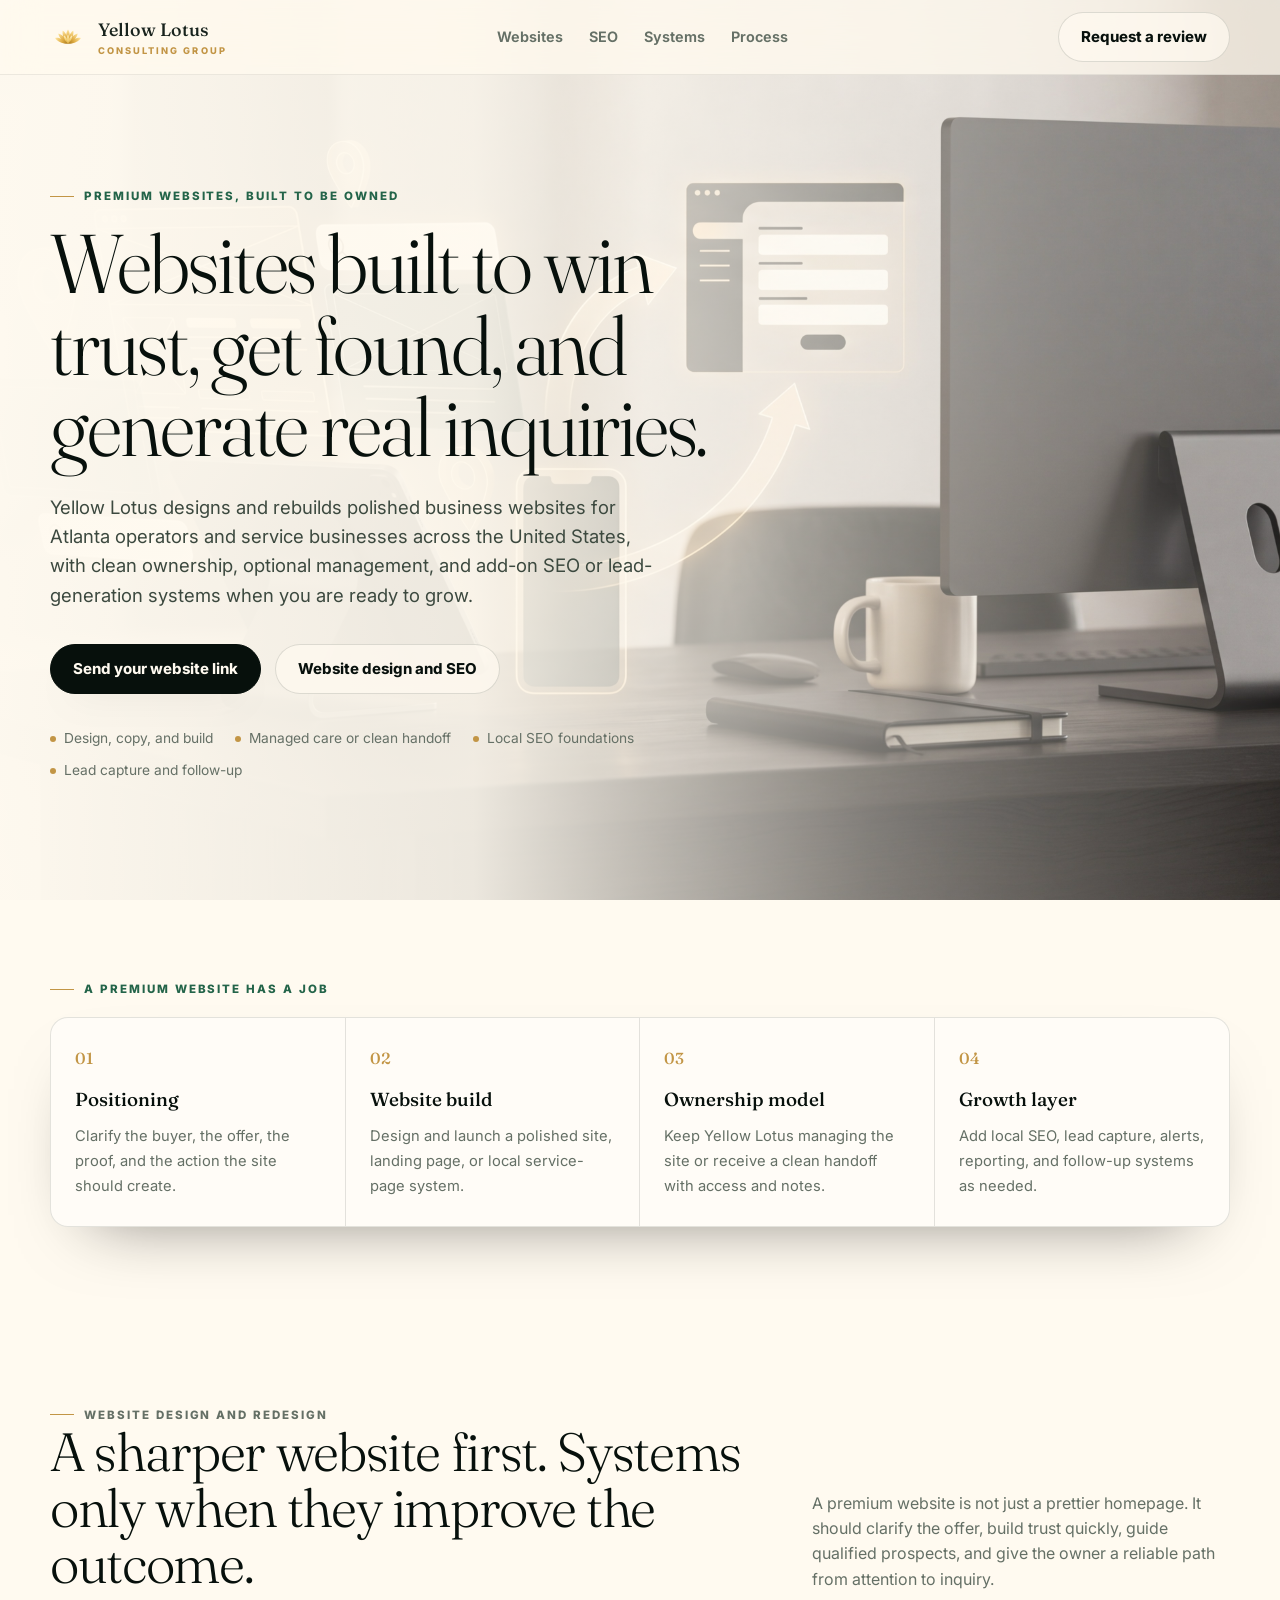
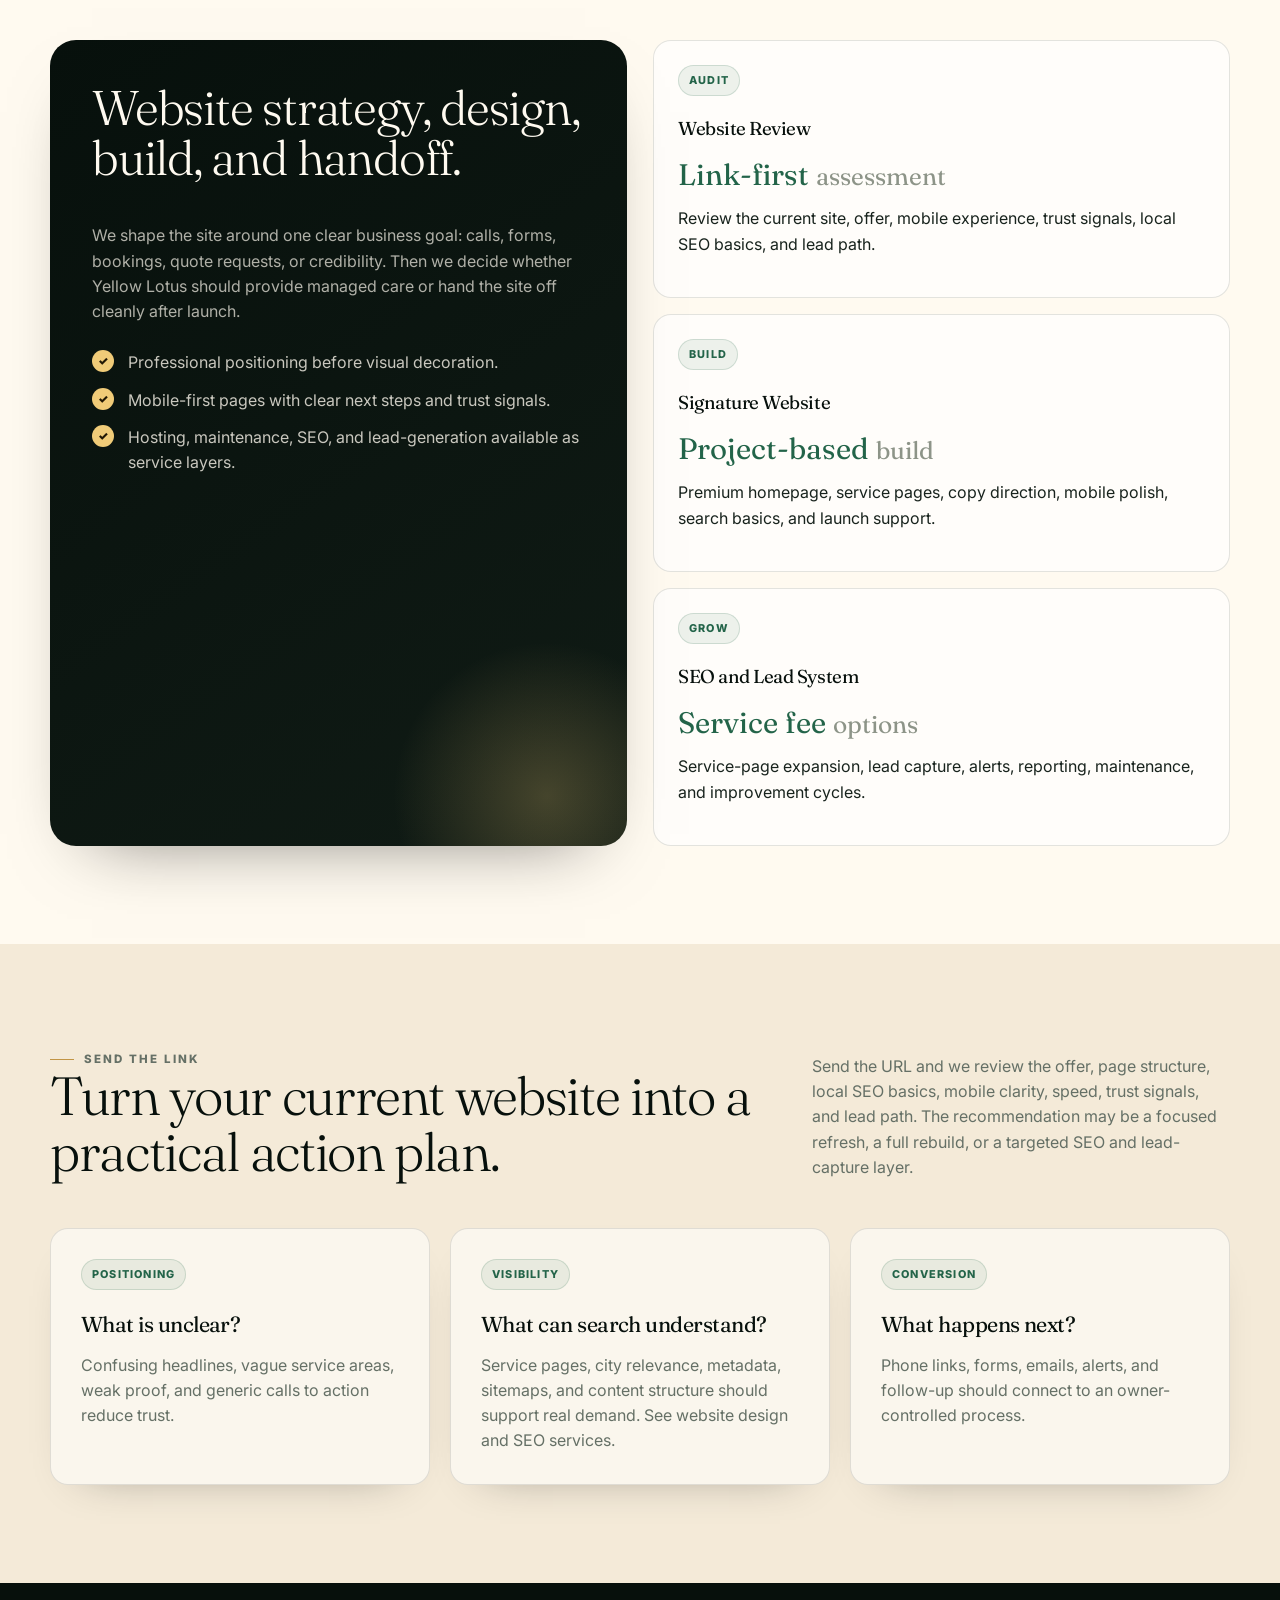
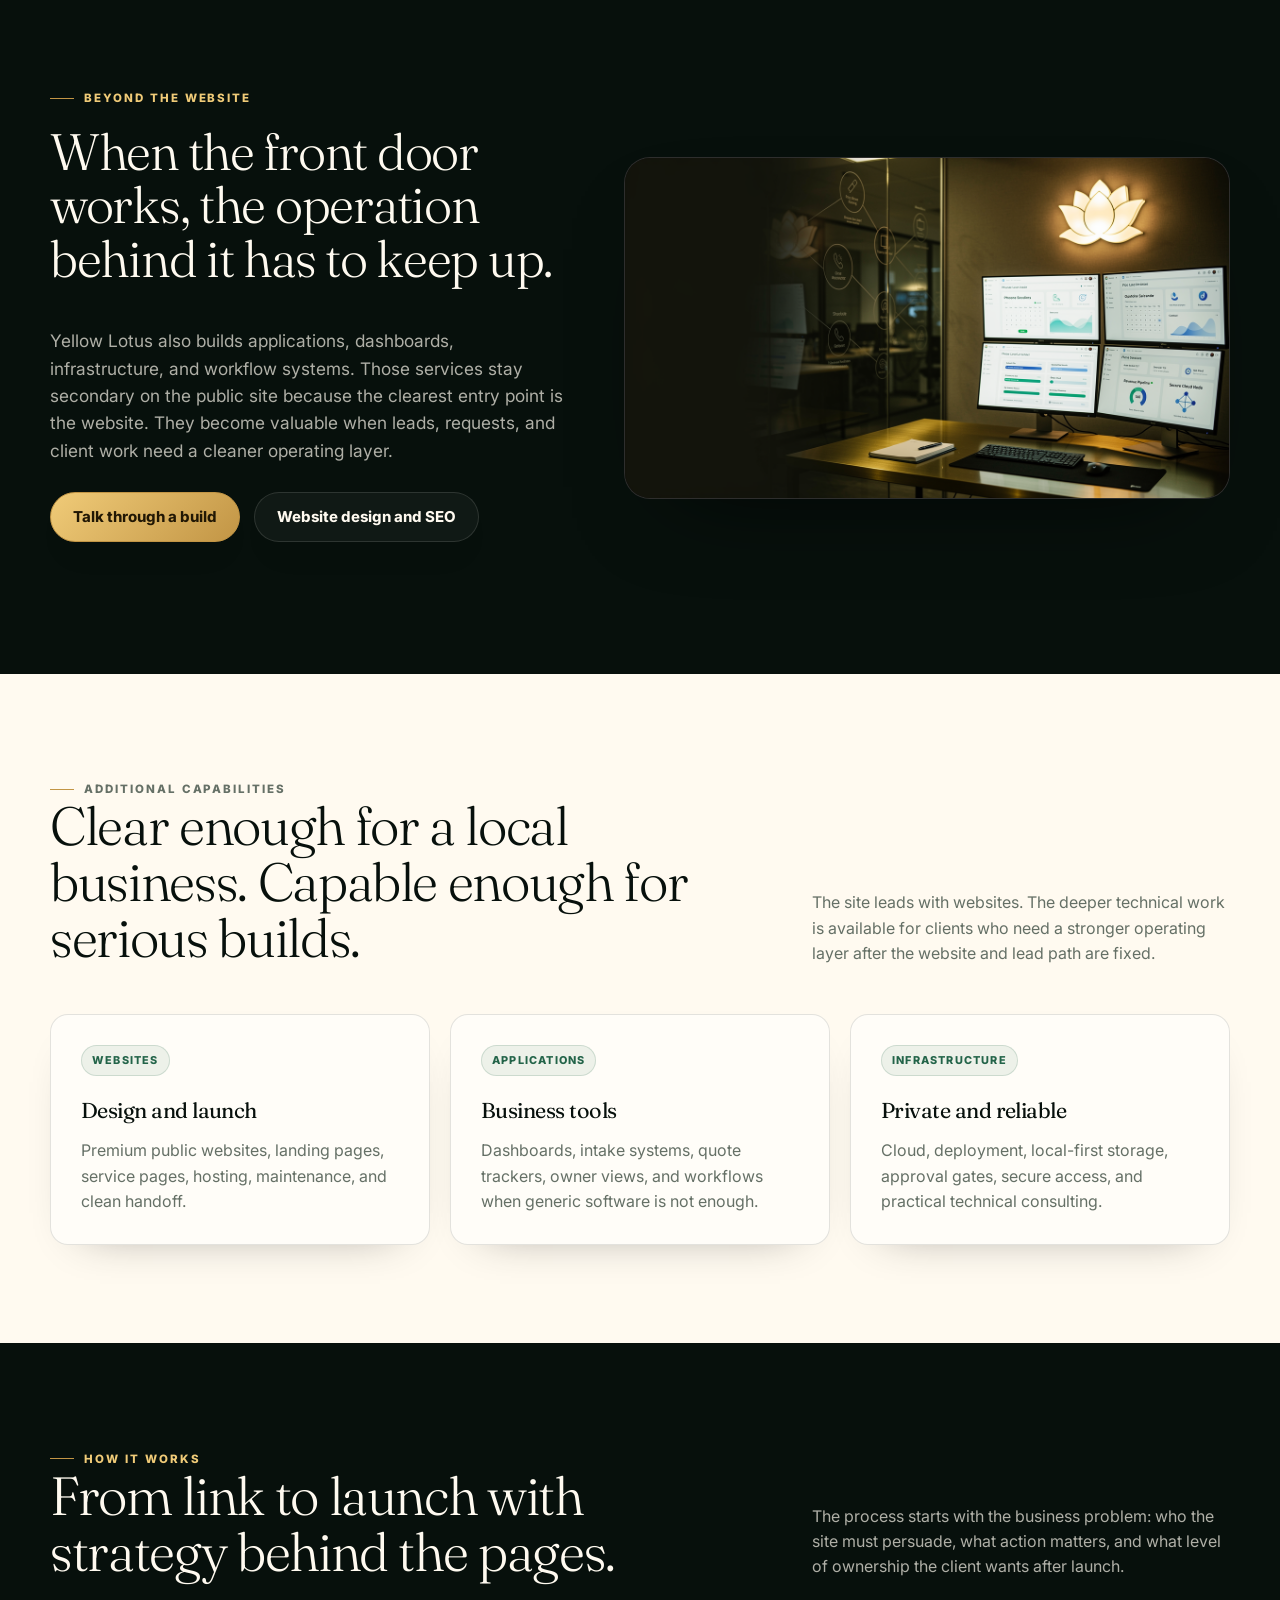
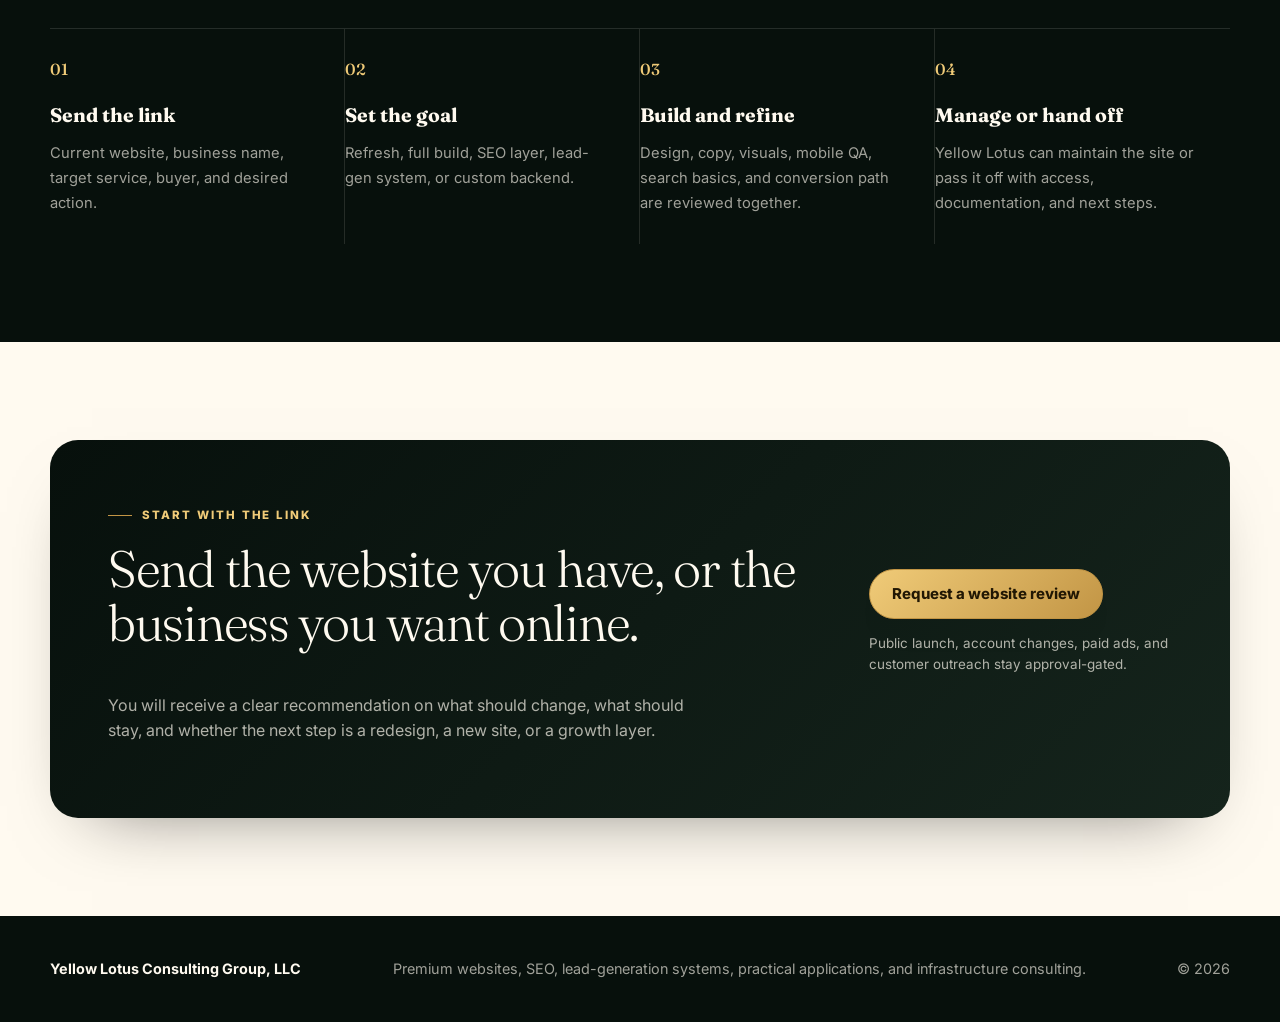
<file: index.html>
<!doctype html>
<html lang="en">
<head>
  <meta charset="utf-8" />
  <meta name="viewport" content="width=device-width, initial-scale=1" />
  <title>Yellow Lotus Consulting Group | Premium Websites, SEO, and Lead Systems</title>
  <meta name="description" content="Yellow Lotus designs premium small-business websites, local SEO foundations, lead-generation pages, and owner-controlled systems built around trust, visibility, and qualified inquiries." />
  <meta property="og:title" content="Yellow Lotus Consulting Group | Premium Websites, SEO, and Lead Systems" />
  <meta property="og:description" content="Premium websites built around strategy, ownership, search visibility, and cleaner lead capture. Managed by Yellow Lotus or handed off cleanly." />
  <meta property="og:type" content="website" />
  <meta property="og:url" content="https://yellowlotuscg.com/" />
  <meta property="og:image" content="assets/generated/yellow-lotus-websites-hero.jpg" />
  <meta name="twitter:card" content="summary_large_image" />
  <meta name="twitter:title" content="Yellow Lotus Consulting Group | Premium Websites, SEO, and Lead Systems" />
  <meta name="twitter:description" content="Premium websites, local SEO foundations, lead capture, managed care, and clean handoff options for small businesses." />
  <meta name="twitter:image" content="https://yellowlotuscg.com/assets/generated/yellow-lotus-websites-hero.jpg" />
  <link rel="canonical" href="https://yellowlotuscg.com/" />
  <link rel="icon" type="image/svg+xml" href="assets/favicon.svg" />
  <link rel="preload" as="image" href="assets/generated/yellow-lotus-websites-hero.jpg" />
  <link rel="preconnect" href="https://fonts.googleapis.com" />
  <link rel="preconnect" href="https://fonts.gstatic.com" crossorigin />
  <link href="https://fonts.googleapis.com/css2?family=Fraunces:opsz,wght@9..144,300;9..144,400;9..144,500;9..144,600&family=Inter:wght@400;500;600;700;800&display=swap" rel="stylesheet" />
  <script type="application/ld+json">
  {
    "@context": "https://schema.org",
    "@type": "ProfessionalService",
    "name": "Yellow Lotus Consulting Group",
    "url": "https://yellowlotuscg.com/",
    "email": "yellowlotuscg@gmail.com",
    "areaServed": "United States",
    "description": "Yellow Lotus designs premium websites, local SEO systems, lead-generation pages, and practical business systems for small businesses and operators in Atlanta, Georgia and across the United States.",
    "serviceType": ["Website design", "Website redesign", "Local SEO", "Lead generation systems", "Business application design", "Infrastructure consulting", "Product and workflow development"],
    "sameAs": ["https://github.com/yellowlotuscg"],
    "hasOfferCatalog": {
      "@type": "OfferCatalog",
      "name": "Yellow Lotus website and growth services",
      "itemListElement": [
        {"@type":"Offer","name":"Website Build or Redesign"},
        {"@type":"Offer","name":"Website Care and Control Plan"},
        {"@type":"Offer","name":"Local SEO and Lead Generation Layer"},
        {"@type":"Offer","name":"Custom Application or Owner Dashboard"}
      ]
    }
  }
  </script>
  <script type="application/ld+json">{"@context":"https://schema.org","@type":"WebSite","name":"Yellow Lotus Consulting Group","url":"https://yellowlotuscg.com/"}</script>
  <script type="application/ld+json">{"@context":"https://schema.org","@type":"FAQPage","mainEntity":[{"@type":"Question","name":"What does Yellow Lotus build first?","acceptedAnswer":{"@type":"Answer","text":"Yellow Lotus starts with premium websites and redesigns for small businesses. The site can stay under managed care or be handed off cleanly with access, documentation, and next steps."}},{"@type":"Question","name":"Can Yellow Lotus help with SEO and leads?","acceptedAnswer":{"@type":"Answer","text":"Yes. After the website foundation is clear, Yellow Lotus can add local SEO structure, service pages, lead forms, reporting, and lead-generation experiments."}},{"@type":"Question","name":"Can I send my current website link?","acceptedAnswer":{"@type":"Answer","text":"Yes. Send the current URL and Yellow Lotus can review the site, identify what should change, and propose a focused redesign or SEO plan."}}]}</script>
  <style>
    :root{
      --ink:#07100c; --ink2:#101b15; --paper:#fffaf0; --cream:#f4ead8; --cream2:#eadcc2;
      --text:#18231d; --muted:#657066; --soft:#8d9488; --line:rgba(24,35,29,.12);
      --gold:#c29545; --gold2:#f0cb78; --jade:#236449; --jade2:#3e9570; --violet:#5e6ad2;
      --darkLine:rgba(255,250,240,.12); --shadow:0 30px 70px -42px rgba(0,0,0,.55);
      --sans:"Inter",system-ui,-apple-system,BlinkMacSystemFont,"Segoe UI",sans-serif;
      --serif:"Fraunces",Georgia,serif;
    }
    *{box-sizing:border-box} html{scroll-behavior:smooth} body{margin:0;background:var(--paper);color:var(--text);font-family:var(--sans);line-height:1.58;-webkit-font-smoothing:antialiased} a{color:inherit;text-decoration:none} img{display:block;max-width:100%} p,h1,h2,h3{margin-top:0}.wrap{width:min(1180px,calc(100% - 44px));margin:auto}.eyebrow{display:inline-flex;align-items:center;gap:10px;margin:0 0 18px;color:var(--jade);font-size:.72rem;font-weight:800;letter-spacing:.17em;text-transform:uppercase}.eyebrow:before{content:"";width:24px;height:1px;background:var(--gold)}h1,h2,h3{font-family:var(--serif);font-weight:400;letter-spacing:-.025em;color:var(--ink)}.lead{font-size:1.08rem;color:var(--muted);max-width:66ch}.button{min-height:50px;display:inline-flex;align-items:center;justify-content:center;gap:9px;padding:0 22px;border-radius:999px;border:1px solid var(--ink);background:var(--ink);color:var(--paper);font-weight:750;font-size:.94rem;box-shadow:0 18px 34px -24px rgba(0,0,0,.55);transition:.2s ease}.button:hover{transform:translateY(-2px);background:#17251d}.button.ghost{background:rgba(255,250,240,.72);color:var(--ink);border-color:rgba(24,35,29,.14);box-shadow:none}.button.gold{background:linear-gradient(135deg,var(--gold2),var(--gold));color:#211704;border-color:var(--gold)}.button.darkGhost{background:rgba(255,255,255,.04);color:var(--paper);border-color:var(--darkLine)}
    .topbar{position:fixed;z-index:40;inset:0 0 auto;background:rgba(255,250,240,.76);backdrop-filter:blur(18px) saturate(150%);border-bottom:1px solid rgba(24,35,29,.08)}.nav{min-height:74px;display:flex;align-items:center;justify-content:space-between;gap:22px}.brand{display:flex;align-items:center;gap:12px}.brand img{width:36px;height:36px}.brand strong{font-family:var(--serif);font-size:1.12rem;font-weight:500}.brand span span{display:block;color:var(--gold);font-size:.58rem;letter-spacing:.22em;text-transform:uppercase;font-weight:800}.navlinks{display:flex;gap:26px;font-size:.9rem;font-weight:650;color:var(--muted)}.navlinks a:hover{color:var(--ink)}
    .hero{position:relative;min-height:100svh;display:flex;align-items:center;padding:144px 0 84px;overflow:hidden;background:var(--cream);isolation:isolate}.heroArt{position:absolute;inset:0;z-index:-2;background-image:url("assets/generated/yellow-lotus-websites-hero.jpg"),url("assets/hero-higgsfield-21x9.jpg");background-size:cover;background-position:center right;transform:scale(1.015)}.hero:before{content:"";position:absolute;inset:0;z-index:-1;background:linear-gradient(90deg,rgba(255,250,240,.99) 0%,rgba(255,250,240,.92) 37%,rgba(255,250,240,.48) 68%,rgba(255,250,240,.12) 100%)}.heroBox{max-width:760px}.hero h1{margin:0 0 25px;font-size:clamp(3.1rem,6.5vw,6.15rem);line-height:.98;font-weight:300}.hero h1 em{font-style:italic;color:var(--jade);font-weight:400}.hero p.heroSub{font-size:clamp(1.08rem,1.45vw,1.25rem);color:#3c493f;max-width:620px;margin-bottom:34px}.actions{display:flex;flex-wrap:wrap;gap:14px;align-items:center;margin:0 0 34px}.proofLine{display:flex;flex-wrap:wrap;gap:10px 22px;color:var(--muted);font-size:.86rem}.proofLine i{display:inline-block;width:6px;height:6px;border-radius:50%;background:var(--gold);margin-right:8px;vertical-align:middle}
    .section{padding:98px 0}.section.tight{padding:72px 0}.dark{background:var(--ink);color:var(--cream)}.dark h2,.dark h3{color:var(--paper)}.sand{background:var(--cream)}.head{display:grid;grid-template-columns:minmax(0,1.05fr) minmax(280px,.62fr);gap:54px;align-items:end;margin-bottom:48px}.head h2{font-size:clamp(2.1rem,4.2vw,3.65rem);line-height:1.04;font-weight:300;margin:0}.head p{margin:0;color:var(--muted)}.dark .head p,.dark .lead{color:rgba(255,250,240,.68)}
    .lanes{display:grid;grid-template-columns:repeat(4,1fr);border:1px solid var(--line);border-radius:18px;overflow:hidden;background:rgba(255,255,255,.48);box-shadow:var(--shadow)}.lane{padding:28px 24px;border-right:1px solid var(--line)}.lane:last-child{border-right:0}.lane b{display:block;color:var(--gold);font-family:var(--serif);font-weight:500;margin-bottom:14px}.lane strong{display:block;font-family:var(--serif);font-size:1.18rem;font-weight:500;color:var(--ink);margin-bottom:8px}.lane span{font-size:.92rem;color:var(--muted)}
    .grid3{display:grid;grid-template-columns:repeat(3,1fr);gap:20px}.card{padding:30px;border:1px solid var(--line);border-radius:18px;background:rgba(255,255,255,.55);box-shadow:0 18px 45px -34px rgba(0,0,0,.45)}.card h3{font-size:1.35rem;margin-bottom:10px}.card p{color:var(--muted);margin:0}.tag{display:inline-flex;margin-bottom:18px;padding:6px 10px;border:1px solid rgba(35,100,73,.16);border-radius:999px;background:rgba(35,100,73,.08);color:var(--jade);font-size:.68rem;font-weight:800;letter-spacing:.11em;text-transform:uppercase}.dark .card{background:rgba(255,255,255,.04);border-color:var(--darkLine);box-shadow:none}.dark .card p{color:rgba(255,250,240,.65)}.dark .tag{color:var(--gold2);background:rgba(240,203,120,.09);border-color:rgba(240,203,120,.2)}
    .offerGrid{display:grid;grid-template-columns:1fr 1fr;gap:26px}.featurePanel{position:relative;overflow:hidden;border-radius:26px;background:linear-gradient(145deg,var(--ink),var(--ink2));color:var(--cream);padding:42px;min-height:420px;box-shadow:var(--shadow)}.featurePanel:after{content:"";position:absolute;inset:auto -80px -110px auto;width:320px;height:320px;border-radius:50%;background:radial-gradient(circle,rgba(240,203,120,.24),transparent 68%)}.featurePanel h2{font-size:clamp(2rem,3.8vw,3.5rem);line-height:1.04;color:var(--paper);font-weight:300}.featurePanel p{color:rgba(255,250,240,.68)}.miniList{display:grid;gap:12px;margin-top:26px}.miniList div{display:grid;grid-template-columns:24px 1fr;gap:12px;color:rgba(255,250,240,.78)}.miniList div:before{content:"✓";width:22px;height:22px;border-radius:50%;display:grid;place-items:center;background:var(--gold2);color:#211704;font-size:.72rem;font-weight:900}.tiers{display:grid;gap:16px}.tier{padding:24px;border-radius:18px;border:1px solid var(--line);background:rgba(255,255,255,.64)}.tier h3{margin-bottom:8px}.tier .price{font-family:var(--serif);font-size:1.85rem;color:var(--jade);margin-bottom:8px}.tier small{color:var(--soft)}
    .split{display:grid;grid-template-columns:minmax(0,.85fr) minmax(390px,1fr);gap:58px;align-items:center}.visual{border-radius:26px;overflow:hidden;border:1px solid var(--darkLine);box-shadow:0 40px 95px -52px rgba(0,0,0,.8);background:#111}.visual img{width:100%;height:100%;object-fit:cover}.process{display:grid;grid-template-columns:repeat(4,1fr);border-top:1px solid var(--darkLine)}.step{padding:28px 24px 28px 0;border-right:1px solid var(--darkLine)}.step:last-child{border-right:0}.step b{display:block;color:var(--gold2);font-family:var(--serif);font-weight:500;margin-bottom:18px}.step strong{display:block;font-family:var(--serif);font-size:1.22rem;color:var(--paper);margin-bottom:9px}.step span{color:rgba(255,250,240,.62);font-size:.92rem}.cta{border-radius:28px;overflow:hidden;background:linear-gradient(135deg,var(--ink),#15241c);color:var(--cream);padding:58px;box-shadow:var(--shadow)}.ctaInner{display:grid;grid-template-columns:1fr minmax(240px,.42fr);gap:38px;align-items:center}.cta h2{color:var(--paper);font-size:clamp(2rem,4vw,3.3rem);line-height:1.06;font-weight:300}.cta p{color:rgba(255,250,240,.68);max-width:58ch}.fine{font-size:.84rem;color:rgba(255,250,240,.5);margin-top:14px}footer{padding:42px 0;background:var(--ink);color:rgba(255,250,240,.62);font-size:.9rem}.foot{display:flex;justify-content:space-between;gap:24px;flex-wrap:wrap}.foot strong{color:var(--paper)}
    @media(max-width:980px){.navlinks{display:none}.head,.offerGrid,.split,.ctaInner{grid-template-columns:1fr}.lanes{grid-template-columns:repeat(2,1fr)}.lane:nth-child(2){border-right:0}.lane:nth-child(1),.lane:nth-child(2){border-bottom:1px solid var(--line)}.grid3{grid-template-columns:1fr}.process{grid-template-columns:repeat(2,1fr)}.hero:before{background:linear-gradient(90deg,rgba(255,250,240,.99),rgba(255,250,240,.82))}}
    @media(max-width:560px){.wrap{width:min(100% - 30px,1180px)}.topbar{position:sticky}.hero{min-height:auto;padding:78px 0 60px}.hero h1{font-size:3rem}.lanes,.process{grid-template-columns:1fr}.lane,.step{border-right:0;border-bottom:1px solid var(--line)}.dark .step{border-bottom-color:var(--darkLine)}.section{padding:68px 0}.featurePanel,.cta{padding:32px}.button{width:100%}.proofLine{display:grid}}
  </style>
</head>
<body>
  <header class="topbar"><div class="wrap nav"><a class="brand" href="#top"><img src="assets/lotus-cinematic-mark.svg" alt="" /><span><strong>Yellow Lotus</strong><span>Consulting Group</span></span></a><nav class="navlinks"><a href="#websites">Websites</a><a href="#seo">SEO</a><a href="#systems">Systems</a><a href="#process">Process</a></nav><a class="button ghost" href="mailto:yellowlotuscg@gmail.com?subject=Website%20redesign%20or%20SEO%20review">Request a review</a></div></header>
  <main id="top">
    <section class="hero"><div class="heroArt" aria-hidden="true"></div><div class="wrap"><div class="heroBox"><p class="eyebrow">Premium websites, built to be owned</p><h1>Websites built to win trust, get found, and generate real inquiries.</h1><p class="heroSub">Yellow Lotus designs and rebuilds polished business websites for Atlanta operators and service businesses across the United States, with clean ownership, optional management, and add-on SEO or lead-generation systems when you are ready to grow.</p><div class="actions"><a class="button" href="mailto:yellowlotuscg@gmail.com?subject=Website%20build%20or%20redesign&body=Send%20your%20current%20website%20link%20here:%0A%0AWhat%20do%20you%20want%20the%20site%20to%20sell%20or%20book:%0A%0AWho%20is%20the%20customer:%0A">Send your website link</a><a class="button ghost" href="/website-design-and-seo/">Website design and SEO</a></div><div class="proofLine"><span><i></i>Design, copy, and build</span><span><i></i>Managed care or clean handoff</span><span><i></i>Local SEO foundations</span><span><i></i>Lead capture and follow-up</span></div></div></div></section>
    <section class="section tight"><div class="wrap"><p class="eyebrow">A premium website has a job</p><div class="lanes"><div class="lane"><b>01</b><strong>Positioning</strong><span>Clarify the buyer, the offer, the proof, and the action the site should create.</span></div><div class="lane"><b>02</b><strong>Website build</strong><span>Design and launch a polished site, landing page, or local service-page system.</span></div><div class="lane"><b>03</b><strong>Ownership model</strong><span>Keep Yellow Lotus managing the site or receive a clean handoff with access and notes.</span></div><div class="lane"><b>04</b><strong>Growth layer</strong><span>Add local SEO, lead capture, alerts, reporting, and follow-up systems as needed.</span></div></div></div></section>
    <section class="section" id="websites"><div class="wrap"><div class="head"><div><p class="eyebrow">Website design and redesign</p><h2>A sharper website first. Systems only when they improve the outcome.</h2></div><p>A premium website is not just a prettier homepage. It should clarify the offer, build trust quickly, guide qualified prospects, and give the owner a reliable path from attention to inquiry.</p></div><div class="offerGrid"><div class="featurePanel"><h2>Website strategy, design, build, and handoff.</h2><p>We shape the site around one clear business goal: calls, forms, bookings, quote requests, or credibility. Then we decide whether Yellow Lotus should provide managed care or hand the site off cleanly after launch.</p><div class="miniList"><div>Professional positioning before visual decoration.</div><div>Mobile-first pages with clear next steps and trust signals.</div><div>Hosting, maintenance, SEO, and lead-generation available as service layers.</div></div></div><div class="tiers"><div class="tier"><span class="tag">Audit</span><h3>Website Review</h3><div class="price">Link-first <small>assessment</small></div><p>Review the current site, offer, mobile experience, trust signals, local SEO basics, and lead path.</p></div><div class="tier"><span class="tag">Build</span><h3>Signature Website</h3><div class="price">Project-based <small>build</small></div><p>Premium homepage, service pages, copy direction, mobile polish, search basics, and launch support.</p></div><div class="tier"><span class="tag">Grow</span><h3>SEO and Lead System</h3><div class="price">Service fee <small>options</small></div><p>Service-page expansion, lead capture, alerts, reporting, maintenance, and improvement cycles.</p></div></div></div></div></section>
    <section class="section sand" id="seo"><div class="wrap"><div class="head"><div><p class="eyebrow">Send the link</p><h2>Turn your current website into a practical action plan.</h2></div><p>Send the URL and we review the offer, page structure, local SEO basics, mobile clarity, speed, trust signals, and lead path. The recommendation may be a focused refresh, a full rebuild, or a targeted SEO and lead-capture layer.</p></div><div class="grid3"><article class="card"><span class="tag">Positioning</span><h3>What is unclear?</h3><p>Confusing headlines, vague service areas, weak proof, and generic calls to action reduce trust.</p></article><article class="card"><span class="tag">Visibility</span><h3>What can search understand?</h3><p>Service pages, city relevance, metadata, sitemaps, and content structure should support real demand. <a href="/website-design-and-seo/">See website design and SEO services.</a></p></article><article class="card"><span class="tag">Conversion</span><h3>What happens next?</h3><p>Phone links, forms, emails, alerts, and follow-up should connect to an owner-controlled process.</p></article></div></div></section>
    <section class="section dark" id="systems"><div class="wrap split"><div><p class="eyebrow" style="color:var(--gold2)">Beyond the website</p><h2 style="font-size:clamp(2.1rem,4vw,3.5rem);line-height:1.04;font-weight:300">When the front door works, the operation behind it has to keep up.</h2><p class="lead">Yellow Lotus also builds applications, dashboards, infrastructure, and workflow systems. Those services stay secondary on the public site because the clearest entry point is the website. They become valuable when leads, requests, and client work need a cleaner operating layer.</p><div class="actions" style="margin-top:28px"><a class="button gold" href="mailto:yellowlotuscg@gmail.com?subject=Website%20plus%20backend%20system">Talk through a build</a><a class="button darkGhost" href="/website-design-and-seo/">Website design and SEO</a></div></div><div class="visual"><img src="assets/generated/higgsfield-ops-command-hero.png" alt="Premium abstract business operating system visual" /></div></div></section>
    <section class="section"><div class="wrap"><div class="head"><div><p class="eyebrow">Additional capabilities</p><h2>Clear enough for a local business. Capable enough for serious builds.</h2></div><p>The site leads with websites. The deeper technical work is available for clients who need a stronger operating layer after the website and lead path are fixed.</p></div><div class="grid3"><article class="card"><span class="tag">Websites</span><h3>Design and launch</h3><p>Premium public websites, landing pages, service pages, hosting, maintenance, and clean handoff.</p></article><article class="card"><span class="tag">Applications</span><h3>Business tools</h3><p>Dashboards, intake systems, quote trackers, owner views, and workflows when generic software is not enough.</p></article><article class="card"><span class="tag">Infrastructure</span><h3>Private and reliable</h3><p>Cloud, deployment, local-first storage, approval gates, secure access, and practical technical consulting.</p></article></div></div></section>
    <section class="section dark" id="process"><div class="wrap"><div class="head"><div><p class="eyebrow" style="color:var(--gold2)">How it works</p><h2>From link to launch with strategy behind the pages.</h2></div><p>The process starts with the business problem: who the site must persuade, what action matters, and what level of ownership the client wants after launch.</p></div><div class="process"><div class="step"><b>01</b><strong>Send the link</strong><span>Current website, business name, target service, buyer, and desired action.</span></div><div class="step"><b>02</b><strong>Set the goal</strong><span>Refresh, full build, SEO layer, lead-gen system, or custom backend.</span></div><div class="step"><b>03</b><strong>Build and refine</strong><span>Design, copy, visuals, mobile QA, search basics, and conversion path are reviewed together.</span></div><div class="step"><b>04</b><strong>Manage or hand off</strong><span>Yellow Lotus can maintain the site or pass it off with access, documentation, and next steps.</span></div></div></div></section>
    <section class="section"><div class="wrap"><div class="cta"><div class="ctaInner"><div><p class="eyebrow" style="color:var(--gold2)">Start with the link</p><h2>Send the website you have, or the business you want online.</h2><p>You will receive a clear recommendation on what should change, what should stay, and whether the next step is a redesign, a new site, or a growth layer.</p></div><div><a class="button gold" href="mailto:yellowlotuscg@gmail.com?subject=Website%20review&body=Website%20or%20business%20link:%0A%0ABusiness%20type:%0A%0AMain%20offer:%0A%0AWhat%20should%20the%20site%20get%20people%20to%20do:%0A">Request a website review</a><p class="fine">Public launch, account changes, paid ads, and customer outreach stay approval-gated.</p></div></div></div></div></section>
  </main>
  <footer><div class="wrap foot"><strong>Yellow Lotus Consulting Group, LLC</strong><span>Premium websites, SEO, lead-generation systems, practical applications, and infrastructure consulting.</span><span>© 2026</span></div></footer>
</body>
</html>
</file>
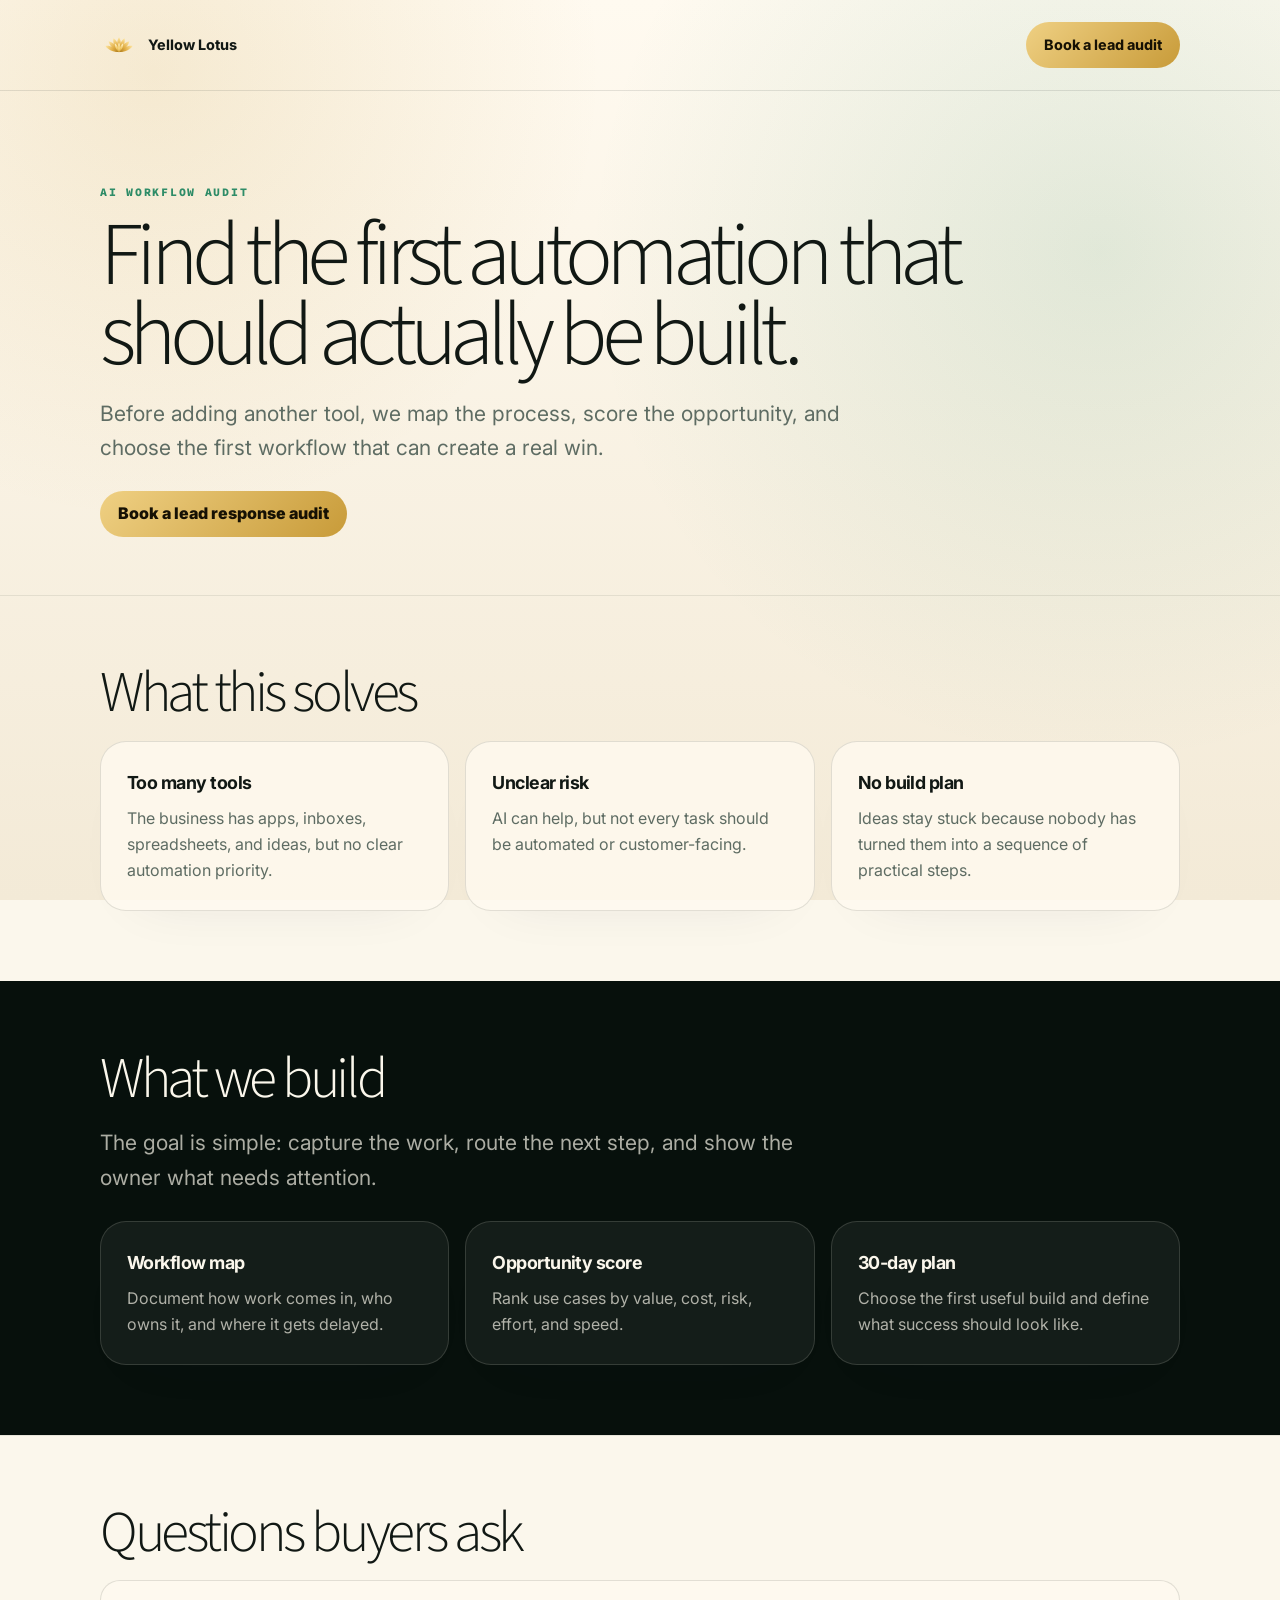
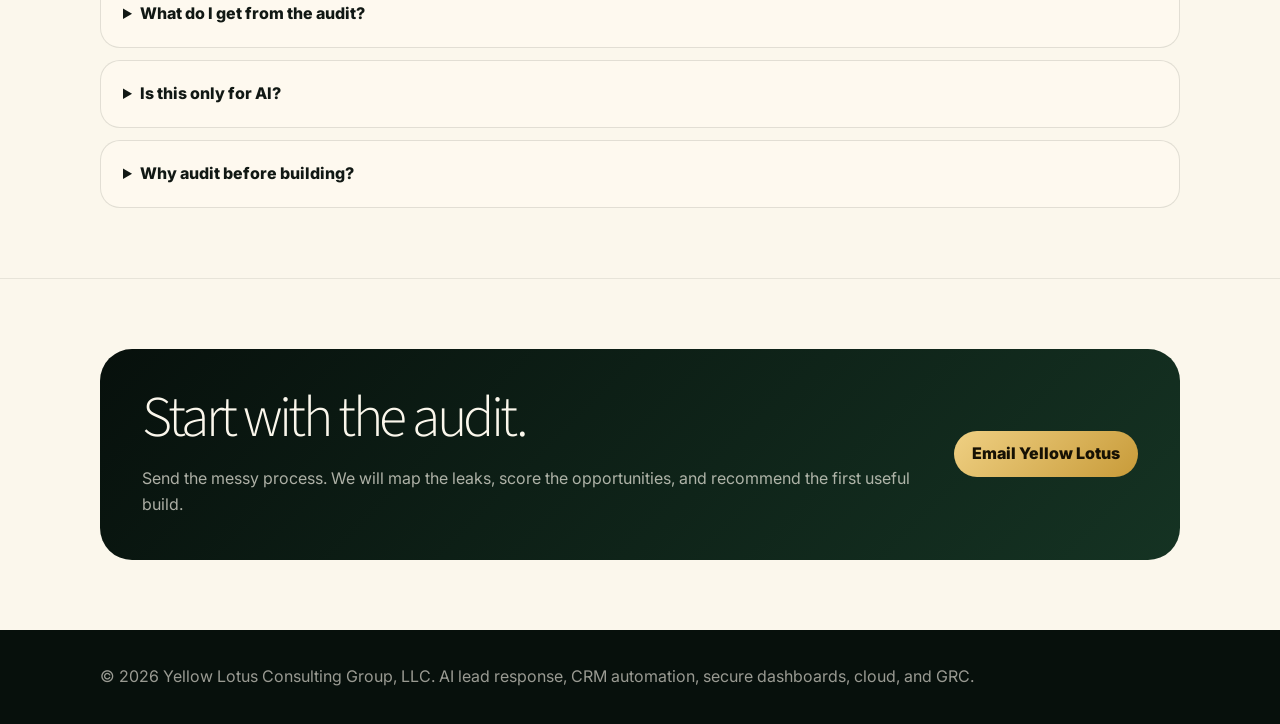
<file: ai-workflow-audit/index.html>
<!doctype html>
<html lang="en"><head><meta charset="utf-8" /><meta name="viewport" content="width=device-width, initial-scale=1" />
<title>AI Workflow Audit for Small Businesses | Yellow Lotus Consulting Group</title>
<meta name="description" content="Yellow Lotus reviews small-business workflows, finds automation opportunities, flags risks, and creates a practical 30-day implementation plan." />
<link rel="canonical" href="https://yellowlotuscg.com/ai-workflow-audit/" />
<meta property="og:title" content="AI Workflow Audit for Small Businesses" /><meta property="og:description" content="Yellow Lotus reviews small-business workflows, finds automation opportunities, flags risks, and creates a practical 30-day implementation plan." /><meta property="og:type" content="website" /><meta property="og:image" content="https://yellowlotuscg.com/assets/generated/higgsfield-ops-command-hero.png" />
<link rel="icon" type="image/svg+xml" href="/assets/favicon.svg" /><link rel="preconnect" href="https://fonts.googleapis.com" /><link rel="preconnect" href="https://fonts.gstatic.com" crossorigin /><link href="https://fonts.googleapis.com/css2?family=Inter:wght@400;500;600;700;800&family=Source+Sans+3:wght@300;400;500;600;700&family=Source+Code+Pro:wght@500;600&display=swap" rel="stylesheet" />
<script type="application/ld+json">{"@context":"https://schema.org","@type":"Service","name":"AI Workflow Audit for Small Businesses","provider":{"@type":"ProfessionalService","name":"Yellow Lotus Consulting Group","url":"https://yellowlotuscg.com/"},"areaServed":"United States","description":"Yellow Lotus reviews small-business workflows, finds automation opportunities, flags risks, and creates a practical 30-day implementation plan.","url":"https://yellowlotuscg.com/ai-workflow-audit/"}</script><script type="application/ld+json">{"@context":"https://schema.org","@type":"FAQPage","mainEntity":[{"@type":"Question","name":"What do I get from the audit?","acceptedAnswer":{"@type":"Answer","text":"You get a workflow map, top automation opportunities, risk notes, and a 30-day implementation recommendation."}},{"@type":"Question","name":"Is this only for AI?","acceptedAnswer":{"@type":"Answer","text":"No. If a normal automation, CRM cleanup, or dashboard solves the problem better, that is what we recommend."}},{"@type":"Question","name":"Why audit before building?","acceptedAnswer":{"@type":"Answer","text":"It keeps the work tied to revenue, speed, and control instead of chasing tools."}}]}</script>
<style>:root{--ink:#07100c;--cream:#fbf7ec;--text:#111814;--muted:#5e6c63;--line:rgba(17,24,20,.12);--gold:#c89b39;--gold2:#efd083;--jade:#2e8c67;--sans:Inter,system-ui,-apple-system,BlinkMacSystemFont,'Segoe UI',sans-serif;--display:'Source Sans 3',Inter,system-ui,sans-serif;--mono:'Source Code Pro',ui-monospace,Menlo,monospace}*{box-sizing:border-box}body{margin:0;background:#fbf7ec;color:var(--text);font-family:var(--sans);line-height:1.62}body:before{content:'';position:fixed;inset:0;z-index:-1;background:radial-gradient(circle at 12% 8%,rgba(200,155,57,.16),transparent 28rem),radial-gradient(circle at 86% 28%,rgba(46,140,103,.13),transparent 32rem),linear-gradient(180deg,#fffaf0,#f3ead7)}a{color:inherit;text-decoration:none}.wrap{width:min(1080px,calc(100% - 40px));margin:0 auto}.top{padding:22px 0;border-bottom:1px solid rgba(7,16,12,.1)}.nav{display:flex;align-items:center;justify-content:space-between;gap:18px}.brand{display:flex;align-items:center;gap:10px;font-weight:850}.brand img{width:38px;height:38px}.nav a{font-weight:750;font-size:.9rem}.button{display:inline-flex;align-items:center;justify-content:center;min-height:46px;padding:0 18px;border-radius:999px;background:linear-gradient(135deg,var(--gold2),var(--gold));color:#161104;font-weight:850}.hero{padding:92px 0 58px}.label{font-family:var(--mono);font-size:.72rem;letter-spacing:.15em;text-transform:uppercase;color:var(--jade);font-weight:800;margin:0 0 14px}h1{max-width:900px;margin:0 0 20px;font-family:var(--display);font-size:clamp(3rem,7vw,6.3rem);font-weight:300;letter-spacing:-.075em;line-height:.9}h2{font-family:var(--display);font-size:clamp(2rem,4.5vw,4.2rem);font-weight:300;letter-spacing:-.06em;line-height:.95;margin:0 0 20px}.lead{max-width:740px;font-size:clamp(1.08rem,2vw,1.32rem);color:var(--muted);margin:0 0 26px}.grid{display:grid;grid-template-columns:repeat(3,1fr);gap:16px}.card{padding:26px;border:1px solid var(--line);border-radius:26px;background:rgba(255,250,240,.78);box-shadow:rgba(32,32,65,.12) 0 24px 60px -42px}.card strong{display:block;font-size:1.12rem;letter-spacing:-.03em;margin-bottom:9px}.card p{color:var(--muted);margin:0}.section{padding:70px 0;border-top:1px solid rgba(7,16,12,.08)}.dark{background:var(--ink);color:var(--cream)}.dark .lead,.dark p{color:rgba(251,247,236,.68)}.dark .card{background:rgba(255,250,240,.055);border-color:rgba(255,250,240,.14)}.cta{padding:42px;border-radius:32px;background:linear-gradient(135deg,#07100c,#153323);color:var(--cream);display:grid;grid-template-columns:1fr auto;gap:24px;align-items:center}.cta p{color:rgba(251,247,236,.68);margin:10px 0 0}.faq{display:grid;gap:12px}.faq details{padding:20px 22px;border:1px solid var(--line);border-radius:20px;background:rgba(255,250,240,.78)}.faq summary{font-weight:800;cursor:pointer}.faq p{color:var(--muted);margin:10px 0 0}footer{padding:34px 0;background:#07100c;color:rgba(251,247,236,.6)}@media(max-width:820px){.grid,.cta{grid-template-columns:1fr}.hero{padding-top:62px}h1{font-size:clamp(3rem,15vw,4.5rem)}}</style></head><body><header class="top"><div class="wrap nav"><a class="brand" href="/"><img src="/assets/lotus-cinematic-mark.svg" alt="" />Yellow Lotus</a><a href="mailto:yellowlotuscg@gmail.com?subject=Lead%20Response%20Audit" class="button">Book a lead audit</a></div></header>
<main><section class="hero"><div class="wrap"><p class="label">AI workflow audit</p><h1>Find the first automation that should actually be built.</h1><p class="lead">Before adding another tool, we map the process, score the opportunity, and choose the first workflow that can create a real win.</p><a class="button" href="mailto:yellowlotuscg@gmail.com?subject=Lead%20Response%20Audit&body=I%20want%20to%20book%20a%20lead%20response%20audit.%0A%0ABusiness%20type:%0ACurrent%20lead%20sources:%0ACurrent%20CRM%20or%20spreadsheet:%0ABiggest%20follow-up%20problem:">Book a lead response audit</a></div></section>
<section class="section"><div class="wrap"><h2>What this solves</h2><div class="grid"><article class="card"><strong>Too many tools</strong><p>The business has apps, inboxes, spreadsheets, and ideas, but no clear automation priority.</p></article>
<article class="card"><strong>Unclear risk</strong><p>AI can help, but not every task should be automated or customer-facing.</p></article>
<article class="card"><strong>No build plan</strong><p>Ideas stay stuck because nobody has turned them into a sequence of practical steps.</p></article></div></div></section>
<section class="section dark"><div class="wrap"><h2>What we build</h2><p class="lead">The goal is simple: capture the work, route the next step, and show the owner what needs attention.</p><div class="grid"><article class="card"><strong>Workflow map</strong><p>Document how work comes in, who owns it, and where it gets delayed.</p></article>
<article class="card"><strong>Opportunity score</strong><p>Rank use cases by value, cost, risk, effort, and speed.</p></article>
<article class="card"><strong>30-day plan</strong><p>Choose the first useful build and define what success should look like.</p></article></div></div></section>
<section class="section"><div class="wrap"><h2>Questions buyers ask</h2><div class="faq"><details><summary>What do I get from the audit?</summary><p>You get a workflow map, top automation opportunities, risk notes, and a 30-day implementation recommendation.</p></details>
<details><summary>Is this only for AI?</summary><p>No. If a normal automation, CRM cleanup, or dashboard solves the problem better, that is what we recommend.</p></details>
<details><summary>Why audit before building?</summary><p>It keeps the work tied to revenue, speed, and control instead of chasing tools.</p></details></div></div></section>
<section class="section"><div class="wrap"><div class="cta"><div><h2>Start with the audit.</h2><p>Send the messy process. We will map the leaks, score the opportunities, and recommend the first useful build.</p></div><a class="button" href="mailto:yellowlotuscg@gmail.com?subject=Lead%20Response%20Audit">Email Yellow Lotus</a></div></div></section></main><footer><div class="wrap">© 2026 Yellow Lotus Consulting Group, LLC. AI lead response, CRM automation, secure dashboards, cloud, and GRC.</div></footer></body></html>
</file>
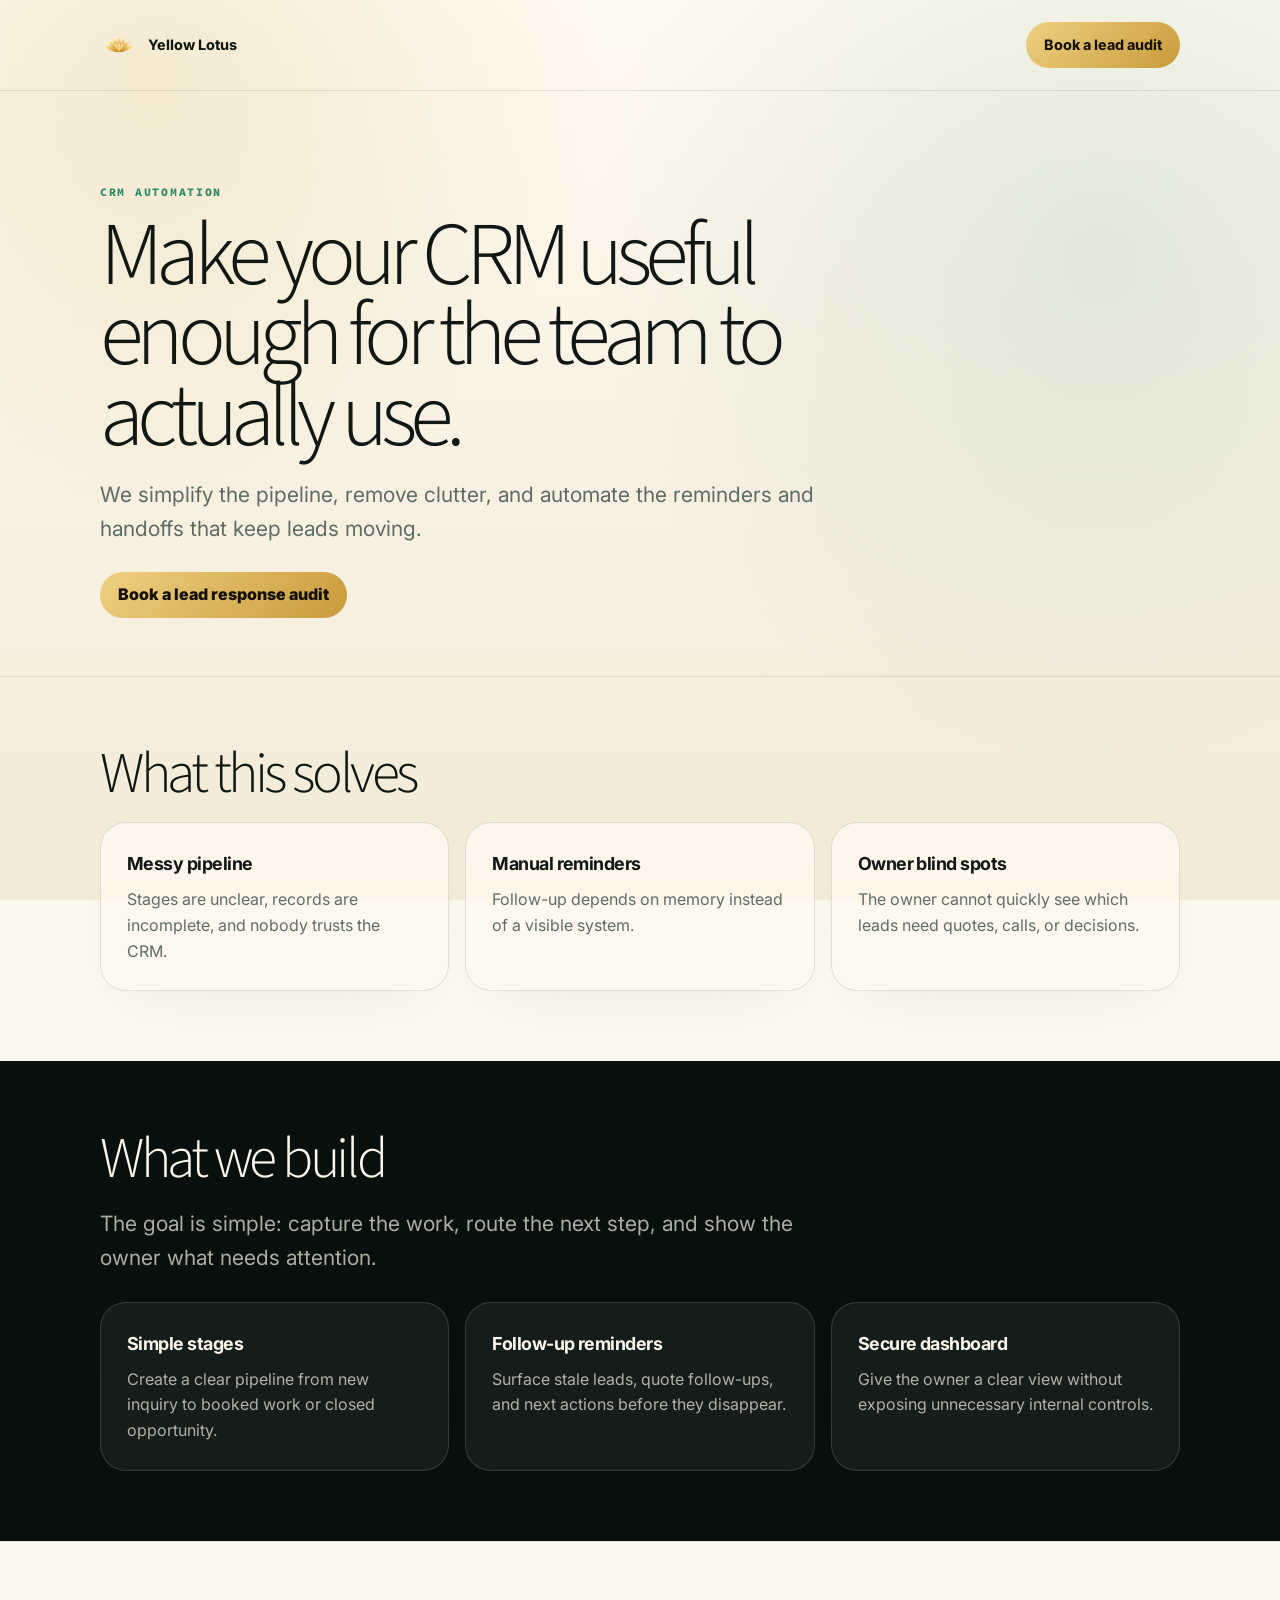
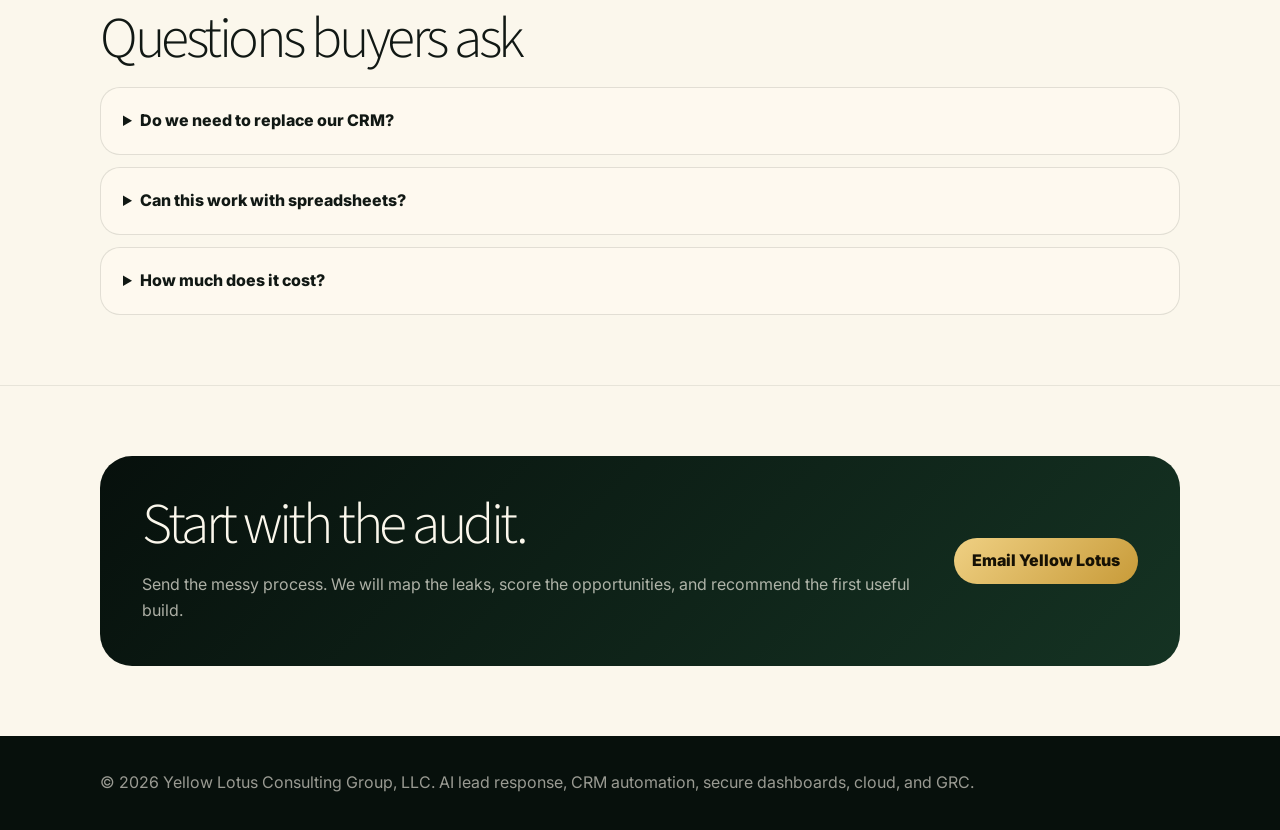
<file: crm-automation-for-service-businesses/index.html>
<!doctype html>
<html lang="en"><head><meta charset="utf-8" /><meta name="viewport" content="width=device-width, initial-scale=1" />
<title>CRM Automation for Service Businesses | Yellow Lotus Consulting Group</title>
<meta name="description" content="Yellow Lotus cleans up service-business CRMs and builds simple automation for lead tracking, follow-up reminders, owner dashboards, and handoffs." />
<link rel="canonical" href="https://yellowlotuscg.com/crm-automation-for-service-businesses/" />
<meta property="og:title" content="CRM Automation for Service Businesses" /><meta property="og:description" content="Yellow Lotus cleans up service-business CRMs and builds simple automation for lead tracking, follow-up reminders, owner dashboards, and handoffs." /><meta property="og:type" content="website" /><meta property="og:image" content="https://yellowlotuscg.com/assets/generated/higgsfield-ops-command-hero.png" />
<link rel="icon" type="image/svg+xml" href="/assets/favicon.svg" /><link rel="preconnect" href="https://fonts.googleapis.com" /><link rel="preconnect" href="https://fonts.gstatic.com" crossorigin /><link href="https://fonts.googleapis.com/css2?family=Inter:wght@400;500;600;700;800&family=Source+Sans+3:wght@300;400;500;600;700&family=Source+Code+Pro:wght@500;600&display=swap" rel="stylesheet" />
<script type="application/ld+json">{"@context":"https://schema.org","@type":"Service","name":"CRM Automation for Service Businesses","provider":{"@type":"ProfessionalService","name":"Yellow Lotus Consulting Group","url":"https://yellowlotuscg.com/"},"areaServed":"United States","description":"Yellow Lotus cleans up service-business CRMs and builds simple automation for lead tracking, follow-up reminders, owner dashboards, and handoffs.","url":"https://yellowlotuscg.com/crm-automation-for-service-businesses/"}</script><script type="application/ld+json">{"@context":"https://schema.org","@type":"FAQPage","mainEntity":[{"@type":"Question","name":"Do we need to replace our CRM?","acceptedAnswer":{"@type":"Answer","text":"Usually no. The first move is to clean up what you already use and connect only what matters."}},{"@type":"Question","name":"Can this work with spreadsheets?","acceptedAnswer":{"@type":"Answer","text":"Yes. A spreadsheet can be the starting point if that is where the business actually tracks work today."}},{"@type":"Question","name":"How much does it cost?","acceptedAnswer":{"@type":"Answer","text":"The audit starts at $750. A build sprint depends on the tools, number of lead sources, and workflow complexity."}}]}</script>
<style>:root{--ink:#07100c;--cream:#fbf7ec;--text:#111814;--muted:#5e6c63;--line:rgba(17,24,20,.12);--gold:#c89b39;--gold2:#efd083;--jade:#2e8c67;--sans:Inter,system-ui,-apple-system,BlinkMacSystemFont,'Segoe UI',sans-serif;--display:'Source Sans 3',Inter,system-ui,sans-serif;--mono:'Source Code Pro',ui-monospace,Menlo,monospace}*{box-sizing:border-box}body{margin:0;background:#fbf7ec;color:var(--text);font-family:var(--sans);line-height:1.62}body:before{content:'';position:fixed;inset:0;z-index:-1;background:radial-gradient(circle at 12% 8%,rgba(200,155,57,.16),transparent 28rem),radial-gradient(circle at 86% 28%,rgba(46,140,103,.13),transparent 32rem),linear-gradient(180deg,#fffaf0,#f3ead7)}a{color:inherit;text-decoration:none}.wrap{width:min(1080px,calc(100% - 40px));margin:0 auto}.top{padding:22px 0;border-bottom:1px solid rgba(7,16,12,.1)}.nav{display:flex;align-items:center;justify-content:space-between;gap:18px}.brand{display:flex;align-items:center;gap:10px;font-weight:850}.brand img{width:38px;height:38px}.nav a{font-weight:750;font-size:.9rem}.button{display:inline-flex;align-items:center;justify-content:center;min-height:46px;padding:0 18px;border-radius:999px;background:linear-gradient(135deg,var(--gold2),var(--gold));color:#161104;font-weight:850}.hero{padding:92px 0 58px}.label{font-family:var(--mono);font-size:.72rem;letter-spacing:.15em;text-transform:uppercase;color:var(--jade);font-weight:800;margin:0 0 14px}h1{max-width:900px;margin:0 0 20px;font-family:var(--display);font-size:clamp(3rem,7vw,6.3rem);font-weight:300;letter-spacing:-.075em;line-height:.9}h2{font-family:var(--display);font-size:clamp(2rem,4.5vw,4.2rem);font-weight:300;letter-spacing:-.06em;line-height:.95;margin:0 0 20px}.lead{max-width:740px;font-size:clamp(1.08rem,2vw,1.32rem);color:var(--muted);margin:0 0 26px}.grid{display:grid;grid-template-columns:repeat(3,1fr);gap:16px}.card{padding:26px;border:1px solid var(--line);border-radius:26px;background:rgba(255,250,240,.78);box-shadow:rgba(32,32,65,.12) 0 24px 60px -42px}.card strong{display:block;font-size:1.12rem;letter-spacing:-.03em;margin-bottom:9px}.card p{color:var(--muted);margin:0}.section{padding:70px 0;border-top:1px solid rgba(7,16,12,.08)}.dark{background:var(--ink);color:var(--cream)}.dark .lead,.dark p{color:rgba(251,247,236,.68)}.dark .card{background:rgba(255,250,240,.055);border-color:rgba(255,250,240,.14)}.cta{padding:42px;border-radius:32px;background:linear-gradient(135deg,#07100c,#153323);color:var(--cream);display:grid;grid-template-columns:1fr auto;gap:24px;align-items:center}.cta p{color:rgba(251,247,236,.68);margin:10px 0 0}.faq{display:grid;gap:12px}.faq details{padding:20px 22px;border:1px solid var(--line);border-radius:20px;background:rgba(255,250,240,.78)}.faq summary{font-weight:800;cursor:pointer}.faq p{color:var(--muted);margin:10px 0 0}footer{padding:34px 0;background:#07100c;color:rgba(251,247,236,.6)}@media(max-width:820px){.grid,.cta{grid-template-columns:1fr}.hero{padding-top:62px}h1{font-size:clamp(3rem,15vw,4.5rem)}}</style></head><body><header class="top"><div class="wrap nav"><a class="brand" href="/"><img src="/assets/lotus-cinematic-mark.svg" alt="" />Yellow Lotus</a><a href="mailto:yellowlotuscg@gmail.com?subject=Lead%20Response%20Audit" class="button">Book a lead audit</a></div></header>
<main><section class="hero"><div class="wrap"><p class="label">CRM automation</p><h1>Make your CRM useful enough for the team to actually use.</h1><p class="lead">We simplify the pipeline, remove clutter, and automate the reminders and handoffs that keep leads moving.</p><a class="button" href="mailto:yellowlotuscg@gmail.com?subject=Lead%20Response%20Audit&body=I%20want%20to%20book%20a%20lead%20response%20audit.%0A%0ABusiness%20type:%0ACurrent%20lead%20sources:%0ACurrent%20CRM%20or%20spreadsheet:%0ABiggest%20follow-up%20problem:">Book a lead response audit</a></div></section>
<section class="section"><div class="wrap"><h2>What this solves</h2><div class="grid"><article class="card"><strong>Messy pipeline</strong><p>Stages are unclear, records are incomplete, and nobody trusts the CRM.</p></article>
<article class="card"><strong>Manual reminders</strong><p>Follow-up depends on memory instead of a visible system.</p></article>
<article class="card"><strong>Owner blind spots</strong><p>The owner cannot quickly see which leads need quotes, calls, or decisions.</p></article></div></div></section>
<section class="section dark"><div class="wrap"><h2>What we build</h2><p class="lead">The goal is simple: capture the work, route the next step, and show the owner what needs attention.</p><div class="grid"><article class="card"><strong>Simple stages</strong><p>Create a clear pipeline from new inquiry to booked work or closed opportunity.</p></article>
<article class="card"><strong>Follow-up reminders</strong><p>Surface stale leads, quote follow-ups, and next actions before they disappear.</p></article>
<article class="card"><strong>Secure dashboard</strong><p>Give the owner a clear view without exposing unnecessary internal controls.</p></article></div></div></section>
<section class="section"><div class="wrap"><h2>Questions buyers ask</h2><div class="faq"><details><summary>Do we need to replace our CRM?</summary><p>Usually no. The first move is to clean up what you already use and connect only what matters.</p></details>
<details><summary>Can this work with spreadsheets?</summary><p>Yes. A spreadsheet can be the starting point if that is where the business actually tracks work today.</p></details>
<details><summary>How much does it cost?</summary><p>The audit starts at $750. A build sprint depends on the tools, number of lead sources, and workflow complexity.</p></details></div></div></section>
<section class="section"><div class="wrap"><div class="cta"><div><h2>Start with the audit.</h2><p>Send the messy process. We will map the leaks, score the opportunities, and recommend the first useful build.</p></div><a class="button" href="mailto:yellowlotuscg@gmail.com?subject=Lead%20Response%20Audit">Email Yellow Lotus</a></div></div></section></main><footer><div class="wrap">© 2026 Yellow Lotus Consulting Group, LLC. AI lead response, CRM automation, secure dashboards, cloud, and GRC.</div></footer></body></html>
</file>
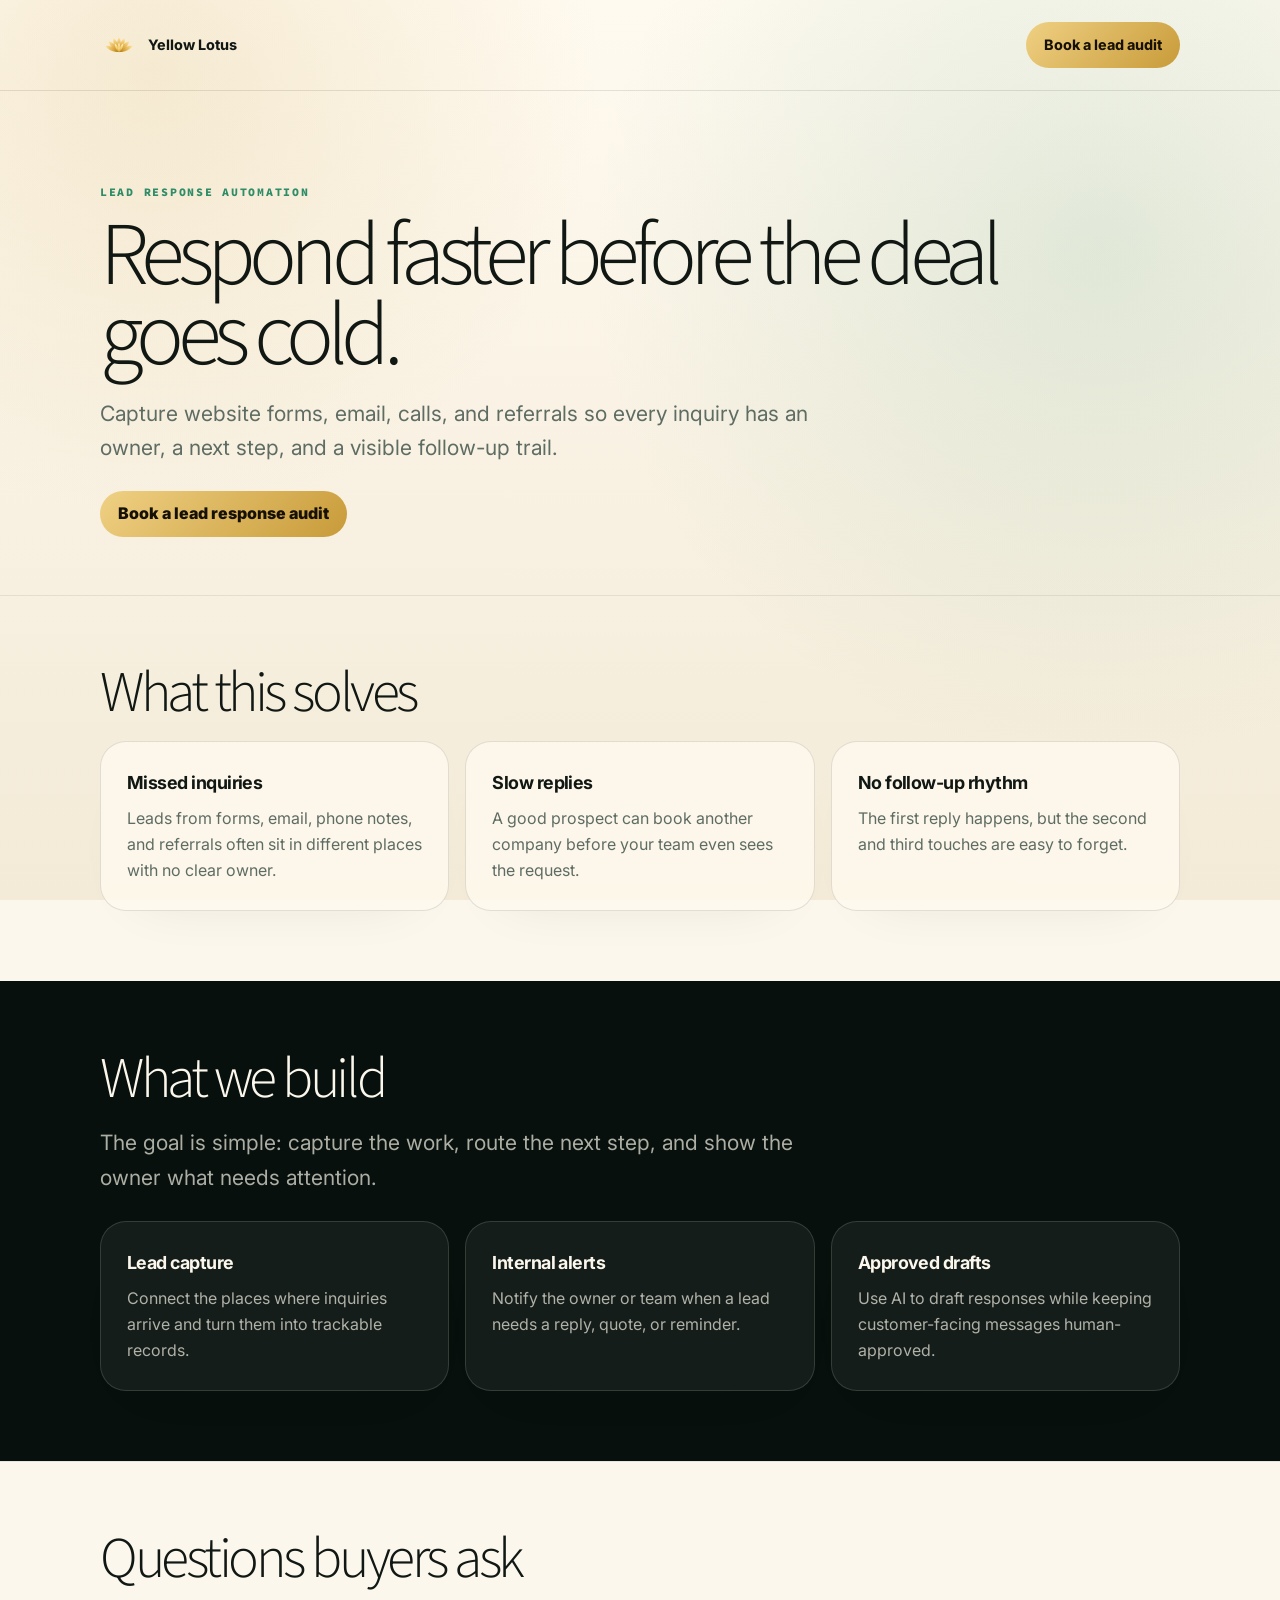
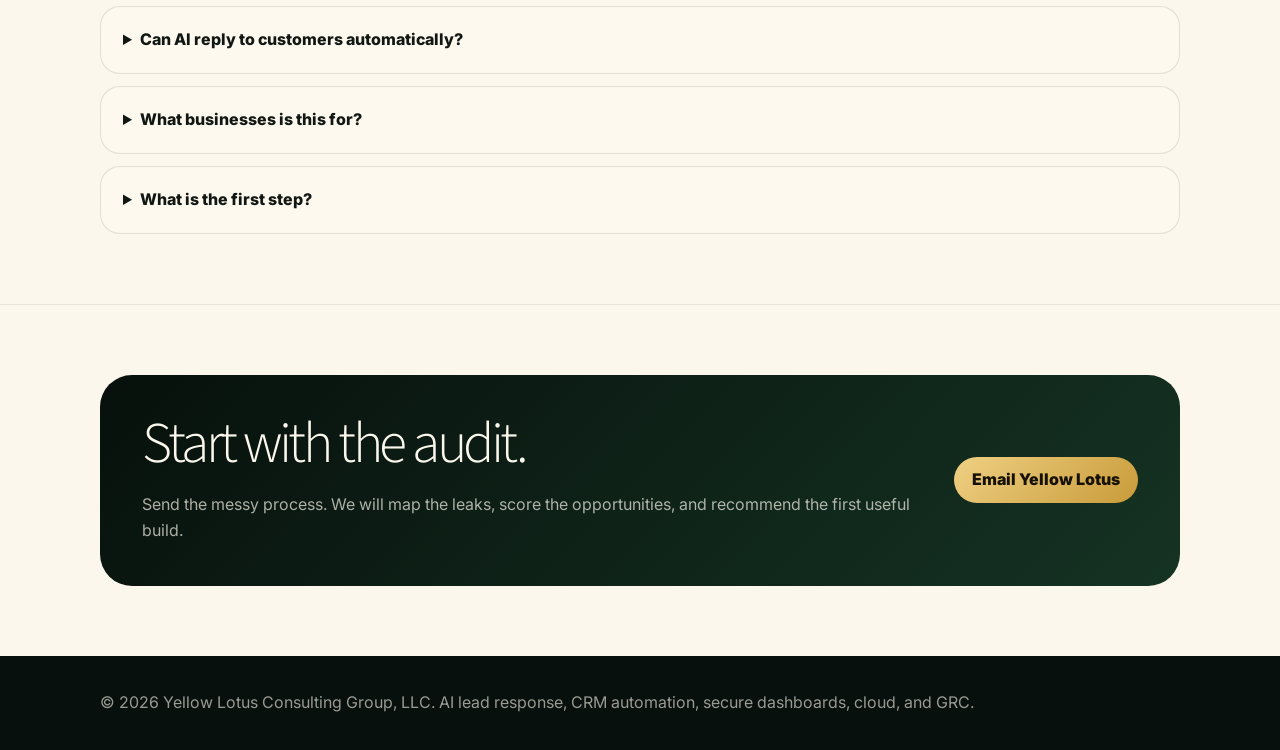
<file: lead-response-automation/index.html>
<!doctype html>
<html lang="en"><head><meta charset="utf-8" /><meta name="viewport" content="width=device-width, initial-scale=1" />
<title>Lead Response Automation for Service Businesses | Yellow Lotus Consulting Group</title>
<meta name="description" content="Yellow Lotus builds AI-assisted lead response systems that capture inquiries, alert the right person, draft approved replies, and keep follow-up from going cold." />
<link rel="canonical" href="https://yellowlotuscg.com/lead-response-automation/" />
<meta property="og:title" content="Lead Response Automation for Service Businesses" /><meta property="og:description" content="Yellow Lotus builds AI-assisted lead response systems that capture inquiries, alert the right person, draft approved replies, and keep follow-up from going cold." /><meta property="og:type" content="website" /><meta property="og:image" content="https://yellowlotuscg.com/assets/generated/higgsfield-ops-command-hero.png" />
<link rel="icon" type="image/svg+xml" href="/assets/favicon.svg" /><link rel="preconnect" href="https://fonts.googleapis.com" /><link rel="preconnect" href="https://fonts.gstatic.com" crossorigin /><link href="https://fonts.googleapis.com/css2?family=Inter:wght@400;500;600;700;800&family=Source+Sans+3:wght@300;400;500;600;700&family=Source+Code+Pro:wght@500;600&display=swap" rel="stylesheet" />
<script type="application/ld+json">{"@context":"https://schema.org","@type":"Service","name":"Lead Response Automation for Service Businesses","provider":{"@type":"ProfessionalService","name":"Yellow Lotus Consulting Group","url":"https://yellowlotuscg.com/"},"areaServed":"United States","description":"Yellow Lotus builds AI-assisted lead response systems that capture inquiries, alert the right person, draft approved replies, and keep follow-up from going cold.","url":"https://yellowlotuscg.com/lead-response-automation/"}</script><script type="application/ld+json">{"@context":"https://schema.org","@type":"FAQPage","mainEntity":[{"@type":"Question","name":"Can AI reply to customers automatically?","acceptedAnswer":{"@type":"Answer","text":"Yellow Lotus can draft and organize replies, but customer-facing messages should stay approved by a person unless you explicitly approve a different workflow."}},{"@type":"Question","name":"What businesses is this for?","acceptedAnswer":{"@type":"Answer","text":"It is best for service businesses that get leads from forms, calls, email, referrals, or social media and need faster follow-up."}},{"@type":"Question","name":"What is the first step?","acceptedAnswer":{"@type":"Answer","text":"Start with a lead response audit so we can find the leaks before building automation."}}]}</script>
<style>:root{--ink:#07100c;--cream:#fbf7ec;--text:#111814;--muted:#5e6c63;--line:rgba(17,24,20,.12);--gold:#c89b39;--gold2:#efd083;--jade:#2e8c67;--sans:Inter,system-ui,-apple-system,BlinkMacSystemFont,'Segoe UI',sans-serif;--display:'Source Sans 3',Inter,system-ui,sans-serif;--mono:'Source Code Pro',ui-monospace,Menlo,monospace}*{box-sizing:border-box}body{margin:0;background:#fbf7ec;color:var(--text);font-family:var(--sans);line-height:1.62}body:before{content:'';position:fixed;inset:0;z-index:-1;background:radial-gradient(circle at 12% 8%,rgba(200,155,57,.16),transparent 28rem),radial-gradient(circle at 86% 28%,rgba(46,140,103,.13),transparent 32rem),linear-gradient(180deg,#fffaf0,#f3ead7)}a{color:inherit;text-decoration:none}.wrap{width:min(1080px,calc(100% - 40px));margin:0 auto}.top{padding:22px 0;border-bottom:1px solid rgba(7,16,12,.1)}.nav{display:flex;align-items:center;justify-content:space-between;gap:18px}.brand{display:flex;align-items:center;gap:10px;font-weight:850}.brand img{width:38px;height:38px}.nav a{font-weight:750;font-size:.9rem}.button{display:inline-flex;align-items:center;justify-content:center;min-height:46px;padding:0 18px;border-radius:999px;background:linear-gradient(135deg,var(--gold2),var(--gold));color:#161104;font-weight:850}.hero{padding:92px 0 58px}.label{font-family:var(--mono);font-size:.72rem;letter-spacing:.15em;text-transform:uppercase;color:var(--jade);font-weight:800;margin:0 0 14px}h1{max-width:900px;margin:0 0 20px;font-family:var(--display);font-size:clamp(3rem,7vw,6.3rem);font-weight:300;letter-spacing:-.075em;line-height:.9}h2{font-family:var(--display);font-size:clamp(2rem,4.5vw,4.2rem);font-weight:300;letter-spacing:-.06em;line-height:.95;margin:0 0 20px}.lead{max-width:740px;font-size:clamp(1.08rem,2vw,1.32rem);color:var(--muted);margin:0 0 26px}.grid{display:grid;grid-template-columns:repeat(3,1fr);gap:16px}.card{padding:26px;border:1px solid var(--line);border-radius:26px;background:rgba(255,250,240,.78);box-shadow:rgba(32,32,65,.12) 0 24px 60px -42px}.card strong{display:block;font-size:1.12rem;letter-spacing:-.03em;margin-bottom:9px}.card p{color:var(--muted);margin:0}.section{padding:70px 0;border-top:1px solid rgba(7,16,12,.08)}.dark{background:var(--ink);color:var(--cream)}.dark .lead,.dark p{color:rgba(251,247,236,.68)}.dark .card{background:rgba(255,250,240,.055);border-color:rgba(255,250,240,.14)}.cta{padding:42px;border-radius:32px;background:linear-gradient(135deg,#07100c,#153323);color:var(--cream);display:grid;grid-template-columns:1fr auto;gap:24px;align-items:center}.cta p{color:rgba(251,247,236,.68);margin:10px 0 0}.faq{display:grid;gap:12px}.faq details{padding:20px 22px;border:1px solid var(--line);border-radius:20px;background:rgba(255,250,240,.78)}.faq summary{font-weight:800;cursor:pointer}.faq p{color:var(--muted);margin:10px 0 0}footer{padding:34px 0;background:#07100c;color:rgba(251,247,236,.6)}@media(max-width:820px){.grid,.cta{grid-template-columns:1fr}.hero{padding-top:62px}h1{font-size:clamp(3rem,15vw,4.5rem)}}</style></head><body><header class="top"><div class="wrap nav"><a class="brand" href="/"><img src="/assets/lotus-cinematic-mark.svg" alt="" />Yellow Lotus</a><a href="mailto:yellowlotuscg@gmail.com?subject=Lead%20Response%20Audit" class="button">Book a lead audit</a></div></header>
<main><section class="hero"><div class="wrap"><p class="label">Lead response automation</p><h1>Respond faster before the deal goes cold.</h1><p class="lead">Capture website forms, email, calls, and referrals so every inquiry has an owner, a next step, and a visible follow-up trail.</p><a class="button" href="mailto:yellowlotuscg@gmail.com?subject=Lead%20Response%20Audit&body=I%20want%20to%20book%20a%20lead%20response%20audit.%0A%0ABusiness%20type:%0ACurrent%20lead%20sources:%0ACurrent%20CRM%20or%20spreadsheet:%0ABiggest%20follow-up%20problem:">Book a lead response audit</a></div></section>
<section class="section"><div class="wrap"><h2>What this solves</h2><div class="grid"><article class="card"><strong>Missed inquiries</strong><p>Leads from forms, email, phone notes, and referrals often sit in different places with no clear owner.</p></article>
<article class="card"><strong>Slow replies</strong><p>A good prospect can book another company before your team even sees the request.</p></article>
<article class="card"><strong>No follow-up rhythm</strong><p>The first reply happens, but the second and third touches are easy to forget.</p></article></div></div></section>
<section class="section dark"><div class="wrap"><h2>What we build</h2><p class="lead">The goal is simple: capture the work, route the next step, and show the owner what needs attention.</p><div class="grid"><article class="card"><strong>Lead capture</strong><p>Connect the places where inquiries arrive and turn them into trackable records.</p></article>
<article class="card"><strong>Internal alerts</strong><p>Notify the owner or team when a lead needs a reply, quote, or reminder.</p></article>
<article class="card"><strong>Approved drafts</strong><p>Use AI to draft responses while keeping customer-facing messages human-approved.</p></article></div></div></section>
<section class="section"><div class="wrap"><h2>Questions buyers ask</h2><div class="faq"><details><summary>Can AI reply to customers automatically?</summary><p>Yellow Lotus can draft and organize replies, but customer-facing messages should stay approved by a person unless you explicitly approve a different workflow.</p></details>
<details><summary>What businesses is this for?</summary><p>It is best for service businesses that get leads from forms, calls, email, referrals, or social media and need faster follow-up.</p></details>
<details><summary>What is the first step?</summary><p>Start with a lead response audit so we can find the leaks before building automation.</p></details></div></div></section>
<section class="section"><div class="wrap"><div class="cta"><div><h2>Start with the audit.</h2><p>Send the messy process. We will map the leaks, score the opportunities, and recommend the first useful build.</p></div><a class="button" href="mailto:yellowlotuscg@gmail.com?subject=Lead%20Response%20Audit">Email Yellow Lotus</a></div></div></section></main><footer><div class="wrap">© 2026 Yellow Lotus Consulting Group, LLC. AI lead response, CRM automation, secure dashboards, cloud, and GRC.</div></footer></body></html>
</file>
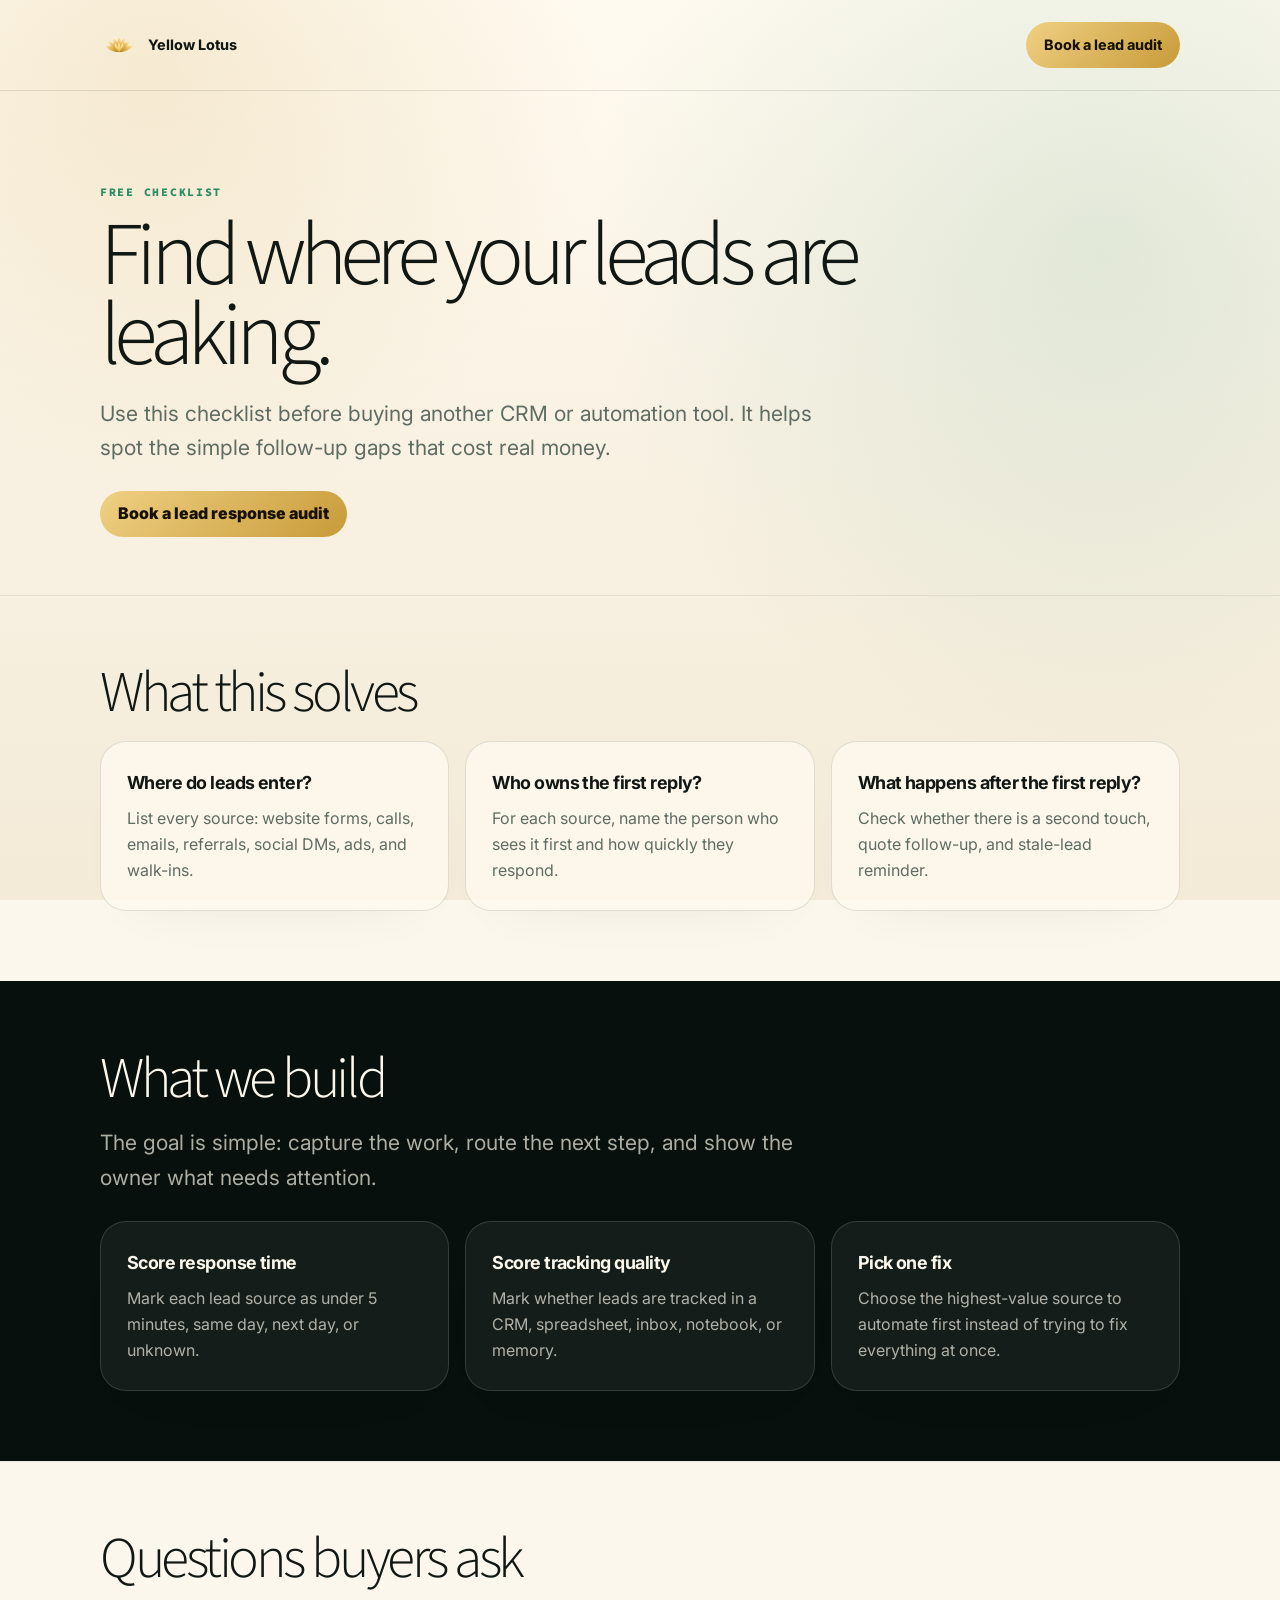
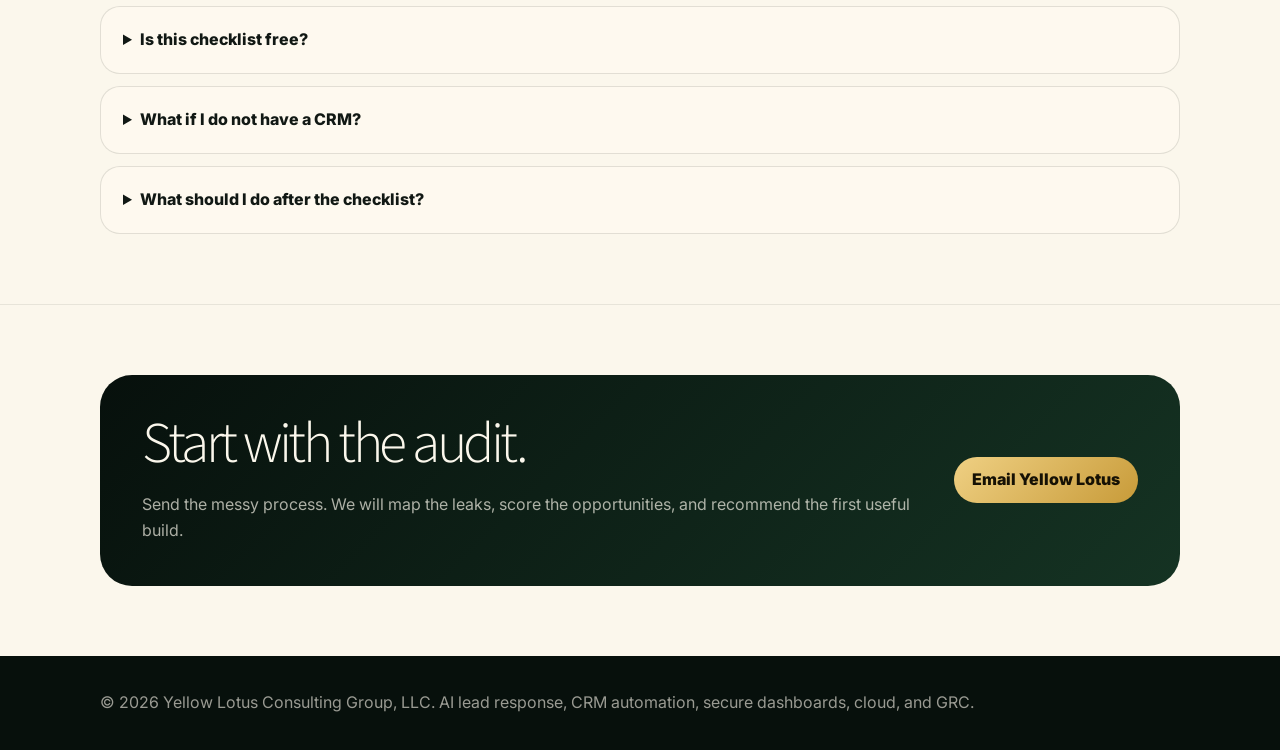
<file: lead-response-leak-checklist/index.html>
<!doctype html>
<html lang="en"><head><meta charset="utf-8" /><meta name="viewport" content="width=device-width, initial-scale=1" />
<title>Lead Response Leak Checklist | Yellow Lotus Consulting Group</title>
<meta name="description" content="Use this Yellow Lotus checklist to find where service-business leads get missed, delayed, or forgotten before building CRM automation." />
<link rel="canonical" href="https://yellowlotuscg.com/lead-response-leak-checklist/" />
<meta property="og:title" content="Lead Response Leak Checklist" /><meta property="og:description" content="Use this Yellow Lotus checklist to find where service-business leads get missed, delayed, or forgotten before building CRM automation." /><meta property="og:type" content="website" /><meta property="og:image" content="https://yellowlotuscg.com/assets/generated/higgsfield-ops-command-hero.png" />
<link rel="icon" type="image/svg+xml" href="/assets/favicon.svg" /><link rel="preconnect" href="https://fonts.googleapis.com" /><link rel="preconnect" href="https://fonts.gstatic.com" crossorigin /><link href="https://fonts.googleapis.com/css2?family=Inter:wght@400;500;600;700;800&family=Source+Sans+3:wght@300;400;500;600;700&family=Source+Code+Pro:wght@500;600&display=swap" rel="stylesheet" />
<script type="application/ld+json">{"@context":"https://schema.org","@type":"Service","name":"Lead Response Leak Checklist","provider":{"@type":"ProfessionalService","name":"Yellow Lotus Consulting Group","url":"https://yellowlotuscg.com/"},"areaServed":"United States","description":"Use this Yellow Lotus checklist to find where service-business leads get missed, delayed, or forgotten before building CRM automation.","url":"https://yellowlotuscg.com/lead-response-leak-checklist/"}</script><script type="application/ld+json">{"@context":"https://schema.org","@type":"FAQPage","mainEntity":[{"@type":"Question","name":"Is this checklist free?","acceptedAnswer":{"@type":"Answer","text":"Yes. It is a simple self-review. The paid audit turns the checklist into a scored plan and build recommendation."}},{"@type":"Question","name":"What if I do not have a CRM?","acceptedAnswer":{"@type":"Answer","text":"That is fine. The checklist works with inboxes, spreadsheets, or paper notes."}},{"@type":"Question","name":"What should I do after the checklist?","acceptedAnswer":{"@type":"Answer","text":"Book a lead response audit if the same leads are repeatedly delayed, forgotten, or hard to track."}}]}</script>
<style>:root{--ink:#07100c;--cream:#fbf7ec;--text:#111814;--muted:#5e6c63;--line:rgba(17,24,20,.12);--gold:#c89b39;--gold2:#efd083;--jade:#2e8c67;--sans:Inter,system-ui,-apple-system,BlinkMacSystemFont,'Segoe UI',sans-serif;--display:'Source Sans 3',Inter,system-ui,sans-serif;--mono:'Source Code Pro',ui-monospace,Menlo,monospace}*{box-sizing:border-box}body{margin:0;background:#fbf7ec;color:var(--text);font-family:var(--sans);line-height:1.62}body:before{content:'';position:fixed;inset:0;z-index:-1;background:radial-gradient(circle at 12% 8%,rgba(200,155,57,.16),transparent 28rem),radial-gradient(circle at 86% 28%,rgba(46,140,103,.13),transparent 32rem),linear-gradient(180deg,#fffaf0,#f3ead7)}a{color:inherit;text-decoration:none}.wrap{width:min(1080px,calc(100% - 40px));margin:0 auto}.top{padding:22px 0;border-bottom:1px solid rgba(7,16,12,.1)}.nav{display:flex;align-items:center;justify-content:space-between;gap:18px}.brand{display:flex;align-items:center;gap:10px;font-weight:850}.brand img{width:38px;height:38px}.nav a{font-weight:750;font-size:.9rem}.button{display:inline-flex;align-items:center;justify-content:center;min-height:46px;padding:0 18px;border-radius:999px;background:linear-gradient(135deg,var(--gold2),var(--gold));color:#161104;font-weight:850}.hero{padding:92px 0 58px}.label{font-family:var(--mono);font-size:.72rem;letter-spacing:.15em;text-transform:uppercase;color:var(--jade);font-weight:800;margin:0 0 14px}h1{max-width:900px;margin:0 0 20px;font-family:var(--display);font-size:clamp(3rem,7vw,6.3rem);font-weight:300;letter-spacing:-.075em;line-height:.9}h2{font-family:var(--display);font-size:clamp(2rem,4.5vw,4.2rem);font-weight:300;letter-spacing:-.06em;line-height:.95;margin:0 0 20px}.lead{max-width:740px;font-size:clamp(1.08rem,2vw,1.32rem);color:var(--muted);margin:0 0 26px}.grid{display:grid;grid-template-columns:repeat(3,1fr);gap:16px}.card{padding:26px;border:1px solid var(--line);border-radius:26px;background:rgba(255,250,240,.78);box-shadow:rgba(32,32,65,.12) 0 24px 60px -42px}.card strong{display:block;font-size:1.12rem;letter-spacing:-.03em;margin-bottom:9px}.card p{color:var(--muted);margin:0}.section{padding:70px 0;border-top:1px solid rgba(7,16,12,.08)}.dark{background:var(--ink);color:var(--cream)}.dark .lead,.dark p{color:rgba(251,247,236,.68)}.dark .card{background:rgba(255,250,240,.055);border-color:rgba(255,250,240,.14)}.cta{padding:42px;border-radius:32px;background:linear-gradient(135deg,#07100c,#153323);color:var(--cream);display:grid;grid-template-columns:1fr auto;gap:24px;align-items:center}.cta p{color:rgba(251,247,236,.68);margin:10px 0 0}.faq{display:grid;gap:12px}.faq details{padding:20px 22px;border:1px solid var(--line);border-radius:20px;background:rgba(255,250,240,.78)}.faq summary{font-weight:800;cursor:pointer}.faq p{color:var(--muted);margin:10px 0 0}footer{padding:34px 0;background:#07100c;color:rgba(251,247,236,.6)}@media(max-width:820px){.grid,.cta{grid-template-columns:1fr}.hero{padding-top:62px}h1{font-size:clamp(3rem,15vw,4.5rem)}}</style></head><body><header class="top"><div class="wrap nav"><a class="brand" href="/"><img src="/assets/lotus-cinematic-mark.svg" alt="" />Yellow Lotus</a><a href="mailto:yellowlotuscg@gmail.com?subject=Lead%20Response%20Audit" class="button">Book a lead audit</a></div></header>
<main><section class="hero"><div class="wrap"><p class="label">Free checklist</p><h1>Find where your leads are leaking.</h1><p class="lead">Use this checklist before buying another CRM or automation tool. It helps spot the simple follow-up gaps that cost real money.</p><a class="button" href="mailto:yellowlotuscg@gmail.com?subject=Lead%20Response%20Audit&body=I%20want%20to%20book%20a%20lead%20response%20audit.%0A%0ABusiness%20type:%0ACurrent%20lead%20sources:%0ACurrent%20CRM%20or%20spreadsheet:%0ABiggest%20follow-up%20problem:">Book a lead response audit</a></div></section>
<section class="section"><div class="wrap"><h2>What this solves</h2><div class="grid"><article class="card"><strong>Where do leads enter?</strong><p>List every source: website forms, calls, emails, referrals, social DMs, ads, and walk-ins.</p></article>
<article class="card"><strong>Who owns the first reply?</strong><p>For each source, name the person who sees it first and how quickly they respond.</p></article>
<article class="card"><strong>What happens after the first reply?</strong><p>Check whether there is a second touch, quote follow-up, and stale-lead reminder.</p></article></div></div></section>
<section class="section dark"><div class="wrap"><h2>What we build</h2><p class="lead">The goal is simple: capture the work, route the next step, and show the owner what needs attention.</p><div class="grid"><article class="card"><strong>Score response time</strong><p>Mark each lead source as under 5 minutes, same day, next day, or unknown.</p></article>
<article class="card"><strong>Score tracking quality</strong><p>Mark whether leads are tracked in a CRM, spreadsheet, inbox, notebook, or memory.</p></article>
<article class="card"><strong>Pick one fix</strong><p>Choose the highest-value source to automate first instead of trying to fix everything at once.</p></article></div></div></section>
<section class="section"><div class="wrap"><h2>Questions buyers ask</h2><div class="faq"><details><summary>Is this checklist free?</summary><p>Yes. It is a simple self-review. The paid audit turns the checklist into a scored plan and build recommendation.</p></details>
<details><summary>What if I do not have a CRM?</summary><p>That is fine. The checklist works with inboxes, spreadsheets, or paper notes.</p></details>
<details><summary>What should I do after the checklist?</summary><p>Book a lead response audit if the same leads are repeatedly delayed, forgotten, or hard to track.</p></details></div></div></section>
<section class="section"><div class="wrap"><div class="cta"><div><h2>Start with the audit.</h2><p>Send the messy process. We will map the leaks, score the opportunities, and recommend the first useful build.</p></div><a class="button" href="mailto:yellowlotuscg@gmail.com?subject=Lead%20Response%20Audit">Email Yellow Lotus</a></div></div></section></main><footer><div class="wrap">© 2026 Yellow Lotus Consulting Group, LLC. AI lead response, CRM automation, secure dashboards, cloud, and GRC.</div></footer></body></html>
</file>
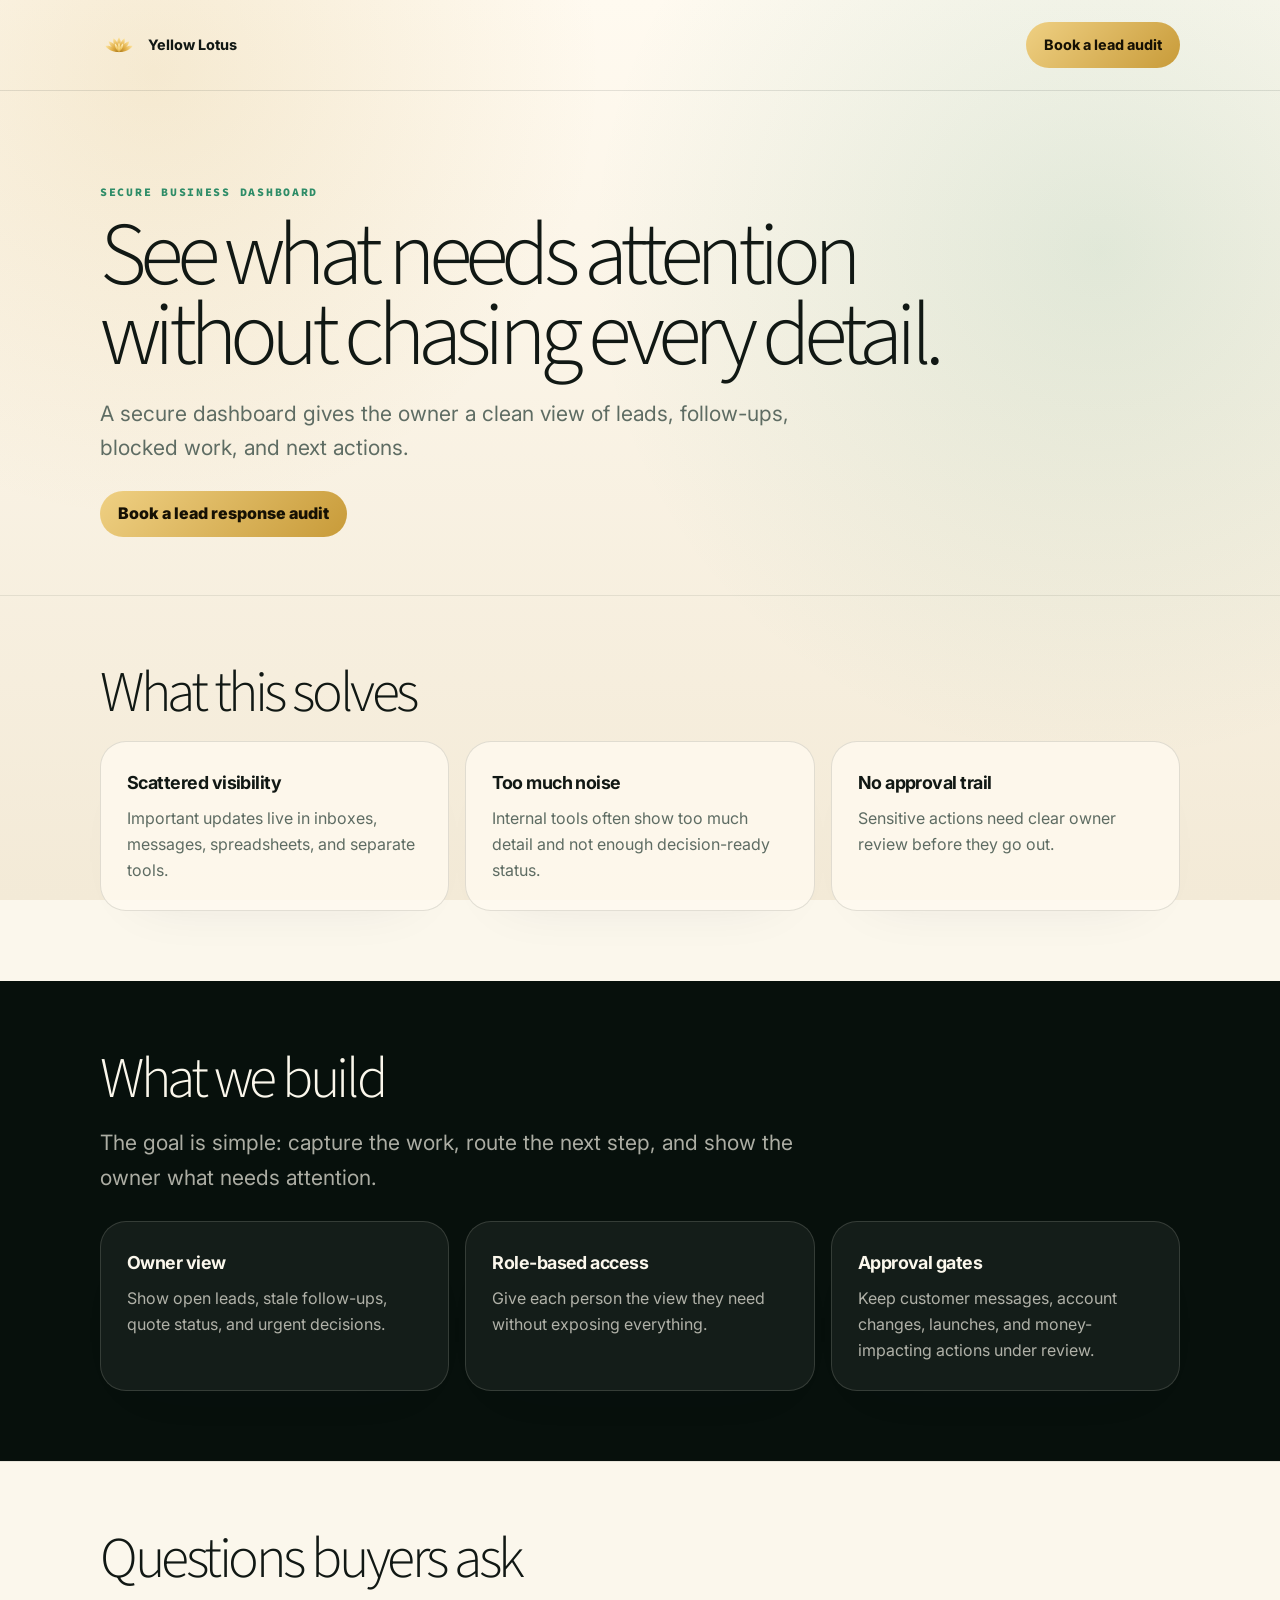
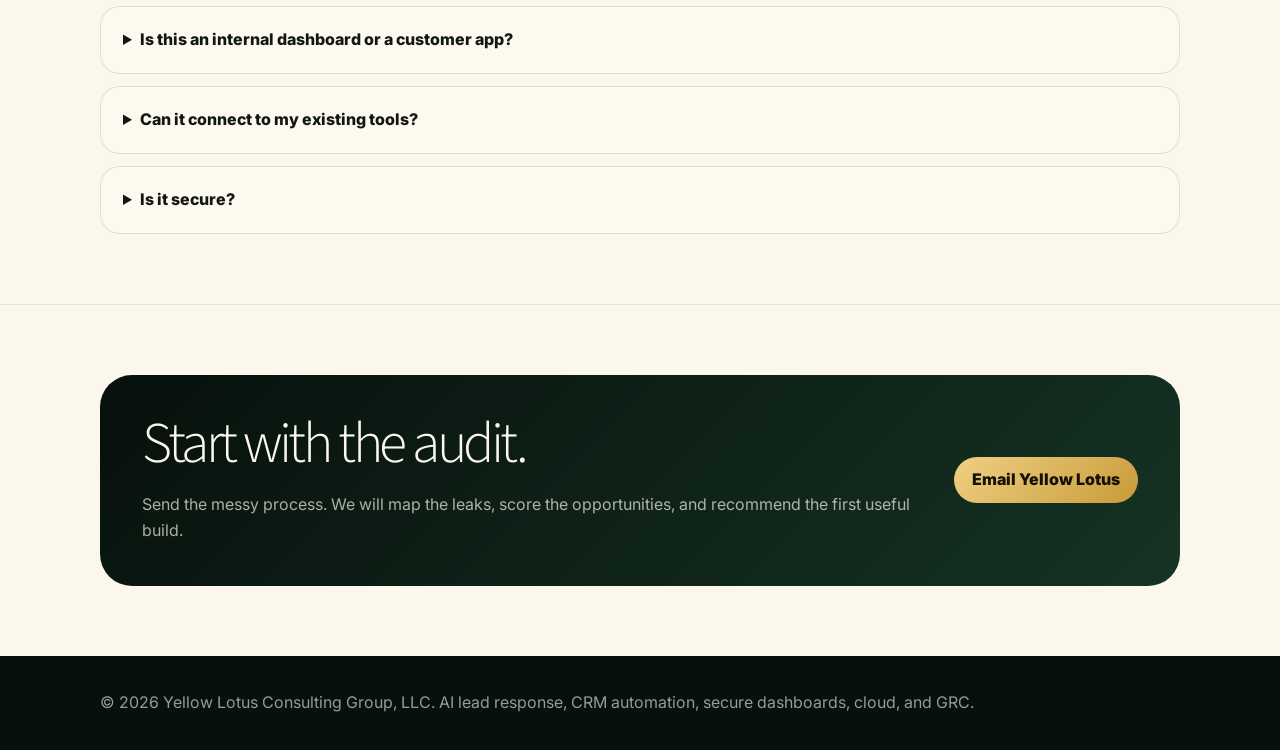
<file: secure-business-dashboard/index.html>
<!doctype html>
<html lang="en"><head><meta charset="utf-8" /><meta name="viewport" content="width=device-width, initial-scale=1" />
<title>Secure Business Dashboard Consulting | Yellow Lotus Consulting Group</title>
<meta name="description" content="Yellow Lotus builds secure owner dashboards that show leads, follow-ups, workflows, approvals, and business operations without exposing private internal systems." />
<link rel="canonical" href="https://yellowlotuscg.com/secure-business-dashboard/" />
<meta property="og:title" content="Secure Business Dashboard Consulting" /><meta property="og:description" content="Yellow Lotus builds secure owner dashboards that show leads, follow-ups, workflows, approvals, and business operations without exposing private internal systems." /><meta property="og:type" content="website" /><meta property="og:image" content="https://yellowlotuscg.com/assets/generated/higgsfield-ops-command-hero.png" />
<link rel="icon" type="image/svg+xml" href="/assets/favicon.svg" /><link rel="preconnect" href="https://fonts.googleapis.com" /><link rel="preconnect" href="https://fonts.gstatic.com" crossorigin /><link href="https://fonts.googleapis.com/css2?family=Inter:wght@400;500;600;700;800&family=Source+Sans+3:wght@300;400;500;600;700&family=Source+Code+Pro:wght@500;600&display=swap" rel="stylesheet" />
<script type="application/ld+json">{"@context":"https://schema.org","@type":"Service","name":"Secure Business Dashboard Consulting","provider":{"@type":"ProfessionalService","name":"Yellow Lotus Consulting Group","url":"https://yellowlotuscg.com/"},"areaServed":"United States","description":"Yellow Lotus builds secure owner dashboards that show leads, follow-ups, workflows, approvals, and business operations without exposing private internal systems.","url":"https://yellowlotuscg.com/secure-business-dashboard/"}</script><script type="application/ld+json">{"@context":"https://schema.org","@type":"FAQPage","mainEntity":[{"@type":"Question","name":"Is this an internal dashboard or a customer app?","acceptedAnswer":{"@type":"Answer","text":"It can be either, but the first version is usually an owner dashboard for private business operations."}},{"@type":"Question","name":"Can it connect to my existing tools?","acceptedAnswer":{"@type":"Answer","text":"Yes, depending on the tools. The audit identifies what should connect first."}},{"@type":"Question","name":"Is it secure?","acceptedAnswer":{"@type":"Answer","text":"The design prioritizes least-privilege access, owner approval, and avoiding unnecessary exposure of private systems."}}]}</script>
<style>:root{--ink:#07100c;--cream:#fbf7ec;--text:#111814;--muted:#5e6c63;--line:rgba(17,24,20,.12);--gold:#c89b39;--gold2:#efd083;--jade:#2e8c67;--sans:Inter,system-ui,-apple-system,BlinkMacSystemFont,'Segoe UI',sans-serif;--display:'Source Sans 3',Inter,system-ui,sans-serif;--mono:'Source Code Pro',ui-monospace,Menlo,monospace}*{box-sizing:border-box}body{margin:0;background:#fbf7ec;color:var(--text);font-family:var(--sans);line-height:1.62}body:before{content:'';position:fixed;inset:0;z-index:-1;background:radial-gradient(circle at 12% 8%,rgba(200,155,57,.16),transparent 28rem),radial-gradient(circle at 86% 28%,rgba(46,140,103,.13),transparent 32rem),linear-gradient(180deg,#fffaf0,#f3ead7)}a{color:inherit;text-decoration:none}.wrap{width:min(1080px,calc(100% - 40px));margin:0 auto}.top{padding:22px 0;border-bottom:1px solid rgba(7,16,12,.1)}.nav{display:flex;align-items:center;justify-content:space-between;gap:18px}.brand{display:flex;align-items:center;gap:10px;font-weight:850}.brand img{width:38px;height:38px}.nav a{font-weight:750;font-size:.9rem}.button{display:inline-flex;align-items:center;justify-content:center;min-height:46px;padding:0 18px;border-radius:999px;background:linear-gradient(135deg,var(--gold2),var(--gold));color:#161104;font-weight:850}.hero{padding:92px 0 58px}.label{font-family:var(--mono);font-size:.72rem;letter-spacing:.15em;text-transform:uppercase;color:var(--jade);font-weight:800;margin:0 0 14px}h1{max-width:900px;margin:0 0 20px;font-family:var(--display);font-size:clamp(3rem,7vw,6.3rem);font-weight:300;letter-spacing:-.075em;line-height:.9}h2{font-family:var(--display);font-size:clamp(2rem,4.5vw,4.2rem);font-weight:300;letter-spacing:-.06em;line-height:.95;margin:0 0 20px}.lead{max-width:740px;font-size:clamp(1.08rem,2vw,1.32rem);color:var(--muted);margin:0 0 26px}.grid{display:grid;grid-template-columns:repeat(3,1fr);gap:16px}.card{padding:26px;border:1px solid var(--line);border-radius:26px;background:rgba(255,250,240,.78);box-shadow:rgba(32,32,65,.12) 0 24px 60px -42px}.card strong{display:block;font-size:1.12rem;letter-spacing:-.03em;margin-bottom:9px}.card p{color:var(--muted);margin:0}.section{padding:70px 0;border-top:1px solid rgba(7,16,12,.08)}.dark{background:var(--ink);color:var(--cream)}.dark .lead,.dark p{color:rgba(251,247,236,.68)}.dark .card{background:rgba(255,250,240,.055);border-color:rgba(255,250,240,.14)}.cta{padding:42px;border-radius:32px;background:linear-gradient(135deg,#07100c,#153323);color:var(--cream);display:grid;grid-template-columns:1fr auto;gap:24px;align-items:center}.cta p{color:rgba(251,247,236,.68);margin:10px 0 0}.faq{display:grid;gap:12px}.faq details{padding:20px 22px;border:1px solid var(--line);border-radius:20px;background:rgba(255,250,240,.78)}.faq summary{font-weight:800;cursor:pointer}.faq p{color:var(--muted);margin:10px 0 0}footer{padding:34px 0;background:#07100c;color:rgba(251,247,236,.6)}@media(max-width:820px){.grid,.cta{grid-template-columns:1fr}.hero{padding-top:62px}h1{font-size:clamp(3rem,15vw,4.5rem)}}</style></head><body><header class="top"><div class="wrap nav"><a class="brand" href="/"><img src="/assets/lotus-cinematic-mark.svg" alt="" />Yellow Lotus</a><a href="mailto:yellowlotuscg@gmail.com?subject=Lead%20Response%20Audit" class="button">Book a lead audit</a></div></header>
<main><section class="hero"><div class="wrap"><p class="label">Secure business dashboard</p><h1>See what needs attention without chasing every detail.</h1><p class="lead">A secure dashboard gives the owner a clean view of leads, follow-ups, blocked work, and next actions.</p><a class="button" href="mailto:yellowlotuscg@gmail.com?subject=Lead%20Response%20Audit&body=I%20want%20to%20book%20a%20lead%20response%20audit.%0A%0ABusiness%20type:%0ACurrent%20lead%20sources:%0ACurrent%20CRM%20or%20spreadsheet:%0ABiggest%20follow-up%20problem:">Book a lead response audit</a></div></section>
<section class="section"><div class="wrap"><h2>What this solves</h2><div class="grid"><article class="card"><strong>Scattered visibility</strong><p>Important updates live in inboxes, messages, spreadsheets, and separate tools.</p></article>
<article class="card"><strong>Too much noise</strong><p>Internal tools often show too much detail and not enough decision-ready status.</p></article>
<article class="card"><strong>No approval trail</strong><p>Sensitive actions need clear owner review before they go out.</p></article></div></div></section>
<section class="section dark"><div class="wrap"><h2>What we build</h2><p class="lead">The goal is simple: capture the work, route the next step, and show the owner what needs attention.</p><div class="grid"><article class="card"><strong>Owner view</strong><p>Show open leads, stale follow-ups, quote status, and urgent decisions.</p></article>
<article class="card"><strong>Role-based access</strong><p>Give each person the view they need without exposing everything.</p></article>
<article class="card"><strong>Approval gates</strong><p>Keep customer messages, account changes, launches, and money-impacting actions under review.</p></article></div></div></section>
<section class="section"><div class="wrap"><h2>Questions buyers ask</h2><div class="faq"><details><summary>Is this an internal dashboard or a customer app?</summary><p>It can be either, but the first version is usually an owner dashboard for private business operations.</p></details>
<details><summary>Can it connect to my existing tools?</summary><p>Yes, depending on the tools. The audit identifies what should connect first.</p></details>
<details><summary>Is it secure?</summary><p>The design prioritizes least-privilege access, owner approval, and avoiding unnecessary exposure of private systems.</p></details></div></div></section>
<section class="section"><div class="wrap"><div class="cta"><div><h2>Start with the audit.</h2><p>Send the messy process. We will map the leaks, score the opportunities, and recommend the first useful build.</p></div><a class="button" href="mailto:yellowlotuscg@gmail.com?subject=Lead%20Response%20Audit">Email Yellow Lotus</a></div></div></section></main><footer><div class="wrap">© 2026 Yellow Lotus Consulting Group, LLC. AI lead response, CRM automation, secure dashboards, cloud, and GRC.</div></footer></body></html>
</file>
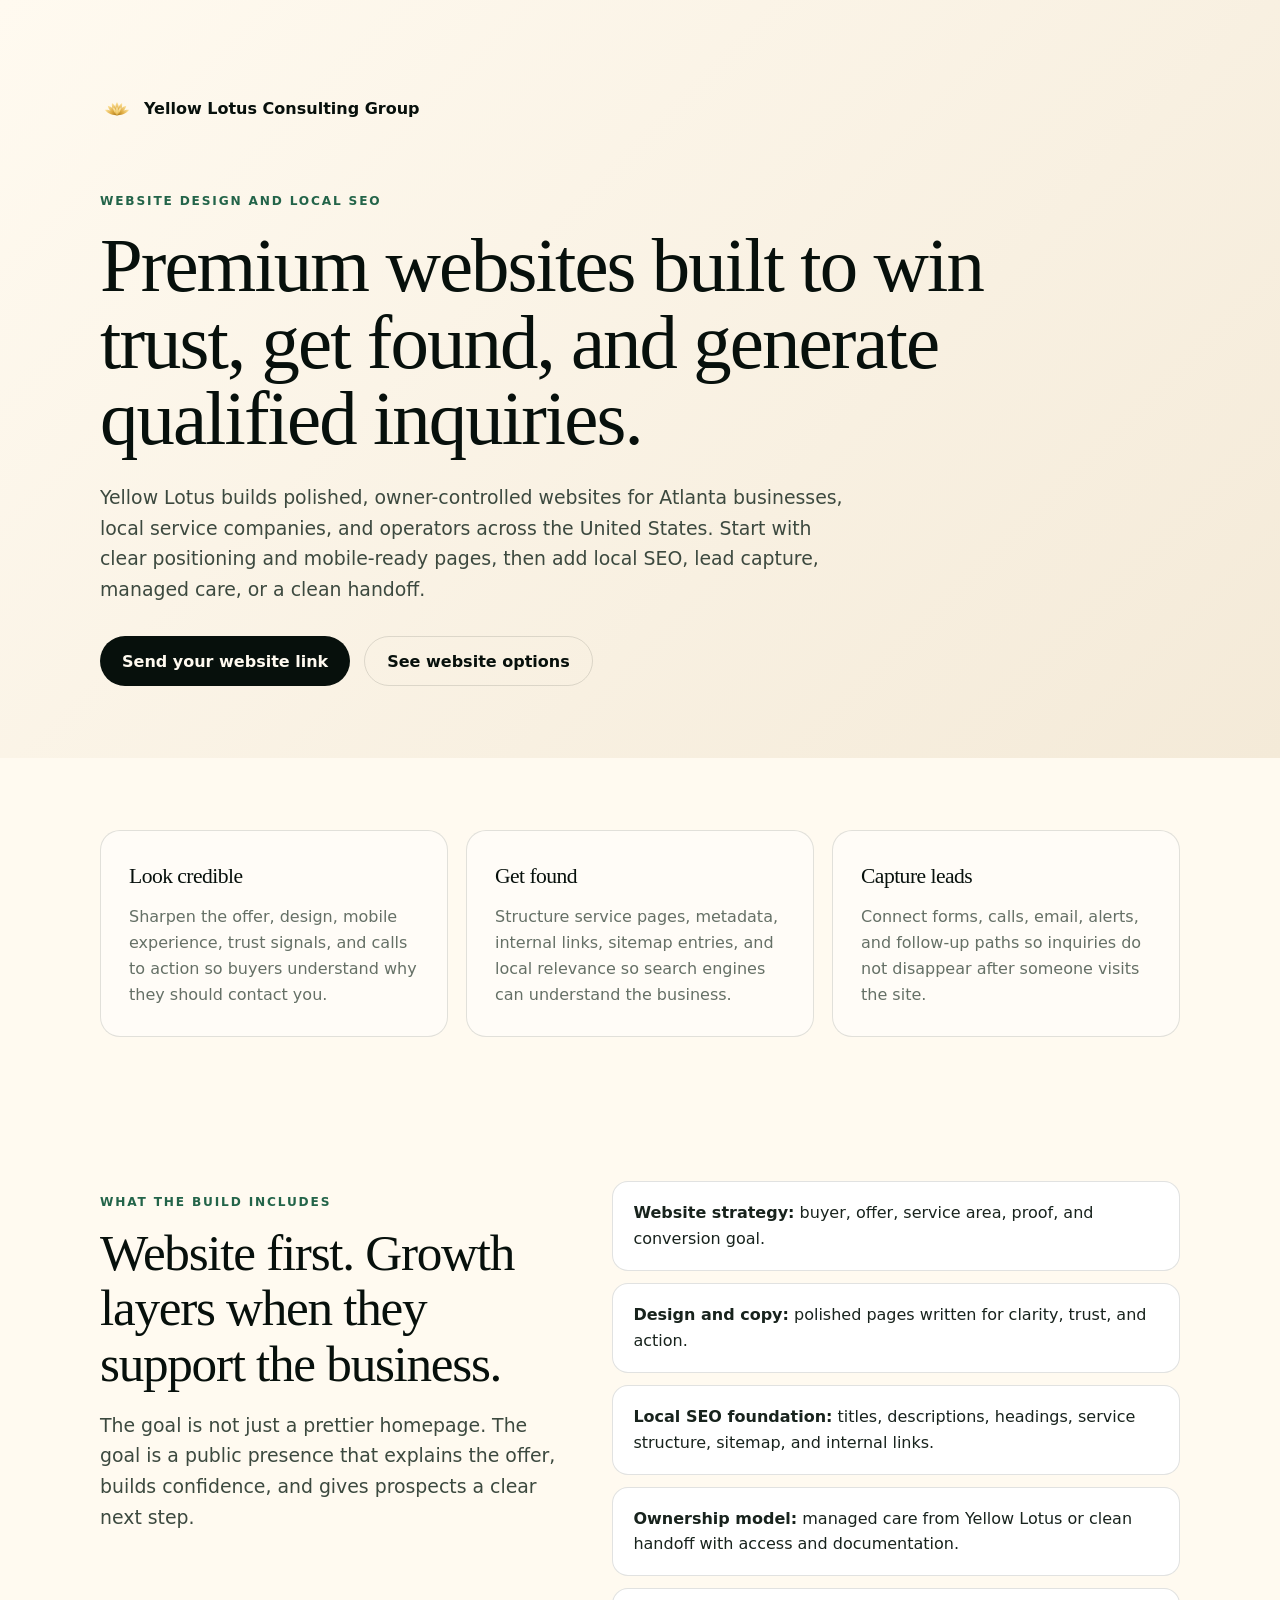
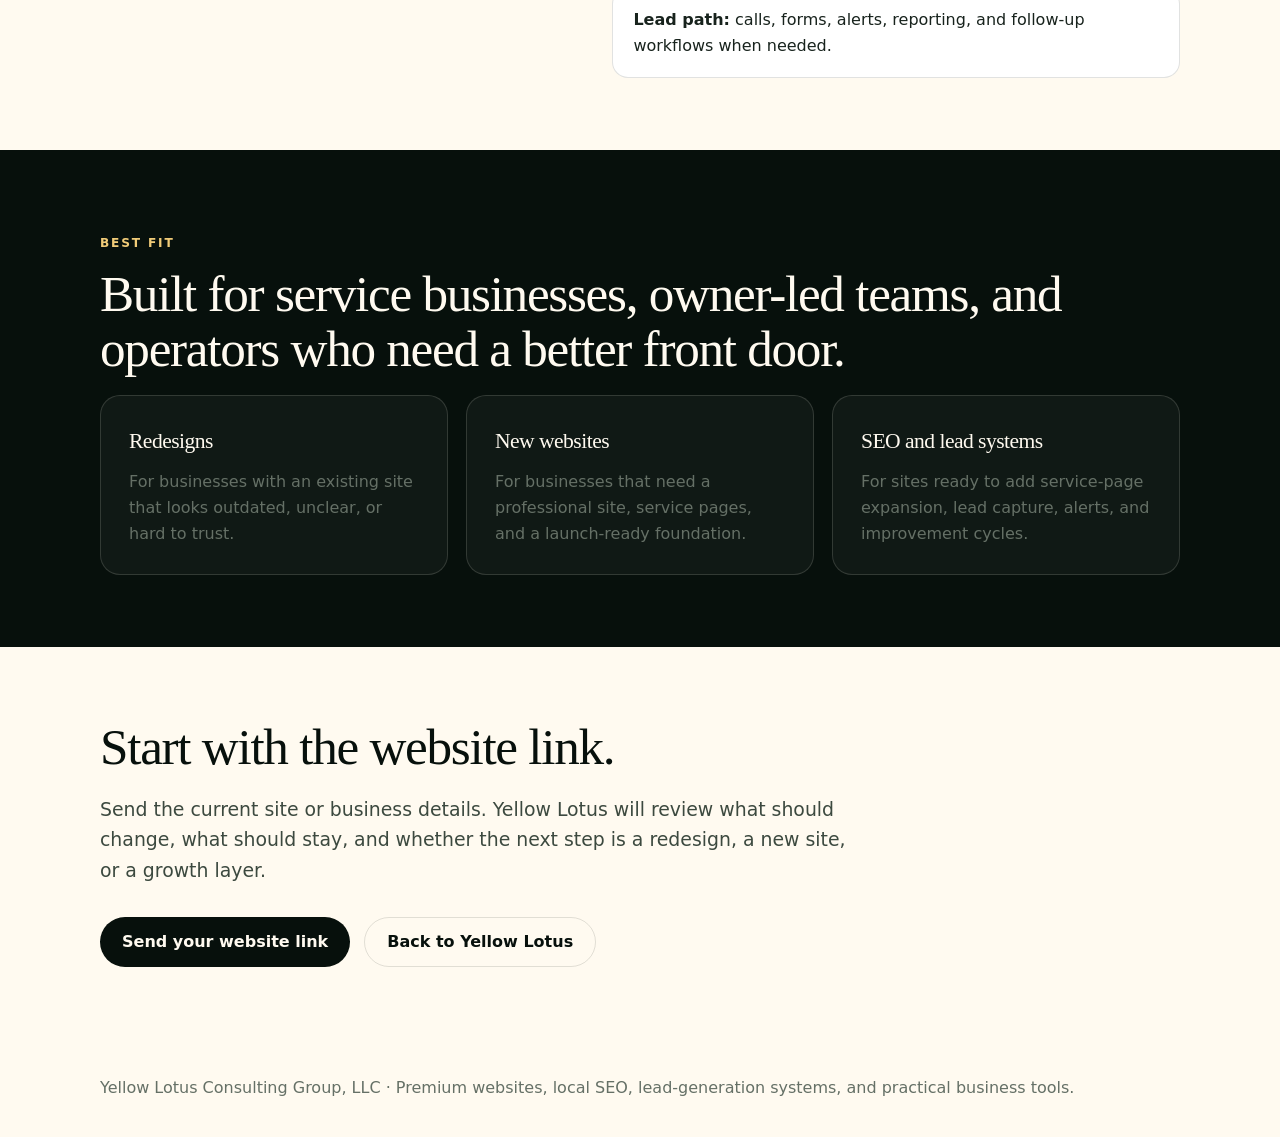
<file: website-design-and-seo/index.html>
<!doctype html>
<html lang="en">
<head>
  <meta charset="utf-8" />
  <meta name="viewport" content="width=device-width, initial-scale=1" />
  <title>Website Design and Local SEO | Yellow Lotus Consulting Group</title>
  <meta name="description" content="Yellow Lotus designs premium, owner-controlled websites with local SEO foundations, service pages, lead capture, and clean handoff or managed care for small businesses." />
  <meta property="og:title" content="Website Design and Local SEO | Yellow Lotus Consulting Group" />
  <meta property="og:description" content="Premium small-business websites built to win trust, get found, and generate qualified inquiries. Add local SEO, service pages, lead capture, and managed care when needed." />
  <meta property="og:type" content="website" />
  <meta property="og:url" content="https://yellowlotuscg.com/website-design-and-seo/" />
  <meta property="og:image" content="https://yellowlotuscg.com/assets/generated/yellow-lotus-websites-hero.jpg" />
  <meta name="twitter:card" content="summary_large_image" />
  <meta name="twitter:title" content="Website Design and Local SEO | Yellow Lotus Consulting Group" />
  <meta name="twitter:description" content="Owner-controlled websites, local SEO foundations, service pages, lead capture, and managed care for small businesses." />
  <meta name="twitter:image" content="https://yellowlotuscg.com/assets/generated/yellow-lotus-websites-hero.jpg" />
  <link rel="canonical" href="https://yellowlotuscg.com/website-design-and-seo/" />
  <link rel="icon" type="image/svg+xml" href="../assets/favicon.svg" />
  <style>
    :root{--ink:#07100c;--paper:#fffaf0;--cream:#f4ead8;--muted:#657066;--line:rgba(24,35,29,.13);--gold:#c29545;--jade:#236449;--sans:Inter,system-ui,-apple-system,BlinkMacSystemFont,"Segoe UI",sans-serif;--serif:Georgia,"Times New Roman",serif}*{box-sizing:border-box}body{margin:0;background:var(--paper);color:#18231d;font-family:var(--sans);line-height:1.62}a{color:inherit}.wrap{width:min(1080px,calc(100% - 42px));margin:auto}.hero{padding:92px 0 72px;background:linear-gradient(135deg,var(--paper),var(--cream))}.eyebrow{color:var(--jade);font-size:.76rem;font-weight:800;letter-spacing:.15em;text-transform:uppercase}.brand{display:inline-flex;gap:10px;align-items:center;text-decoration:none;margin-bottom:54px;color:var(--ink);font-weight:800}.brand img{width:34px;height:34px}h1,h2,h3{font-family:var(--serif);font-weight:400;letter-spacing:-.025em;color:var(--ink)}h1{font-size:clamp(2.8rem,6vw,5.6rem);line-height:1;margin:16px 0 24px;max-width:900px}h2{font-size:clamp(2rem,4vw,3.2rem);line-height:1.08;margin:0 0 18px}.lead{font-size:1.18rem;color:#3c493f;max-width:760px}.actions{display:flex;gap:14px;flex-wrap:wrap;margin-top:32px}.button{display:inline-flex;align-items:center;justify-content:center;min-height:50px;padding:0 22px;border-radius:999px;background:var(--ink);color:var(--paper);text-decoration:none;font-weight:800}.button.ghost{background:transparent;color:var(--ink);border:1px solid var(--line)}.section{padding:72px 0}.grid{display:grid;grid-template-columns:repeat(3,1fr);gap:18px}.card{padding:28px;border:1px solid var(--line);border-radius:20px;background:rgba(255,255,255,.48)}.card h3{font-size:1.35rem;margin:0 0 10px}.card p{color:var(--muted);margin:0}.split{display:grid;grid-template-columns:.9fr 1.1fr;gap:48px;align-items:start}.list{display:grid;gap:12px}.list div{padding:18px 20px;border:1px solid var(--line);border-radius:16px;background:#fff}.dark{background:var(--ink);color:rgba(255,250,240,.72)}.dark h2,.dark h3{color:var(--paper)}.dark .card{background:rgba(255,255,255,.04);border-color:rgba(255,250,240,.14)}footer{padding:36px 0;color:var(--muted)}@media(max-width:820px){.grid,.split{grid-template-columns:1fr}.hero{padding-top:42px}h1{font-size:3rem}.actions .button{width:100%}}
  </style>
  <script type="application/ld+json">
  {"@context":"https://schema.org","@type":"Service","name":"Website Design and Local SEO","provider":{"@type":"ProfessionalService","name":"Yellow Lotus Consulting Group","url":"https://yellowlotuscg.com/"},"areaServed":["Atlanta, Georgia","United States"],"serviceType":["Website design","Website redesign","Local SEO","Lead generation systems"],"description":"Premium owner-controlled websites with local SEO foundations, service pages, lead capture, and managed care or clean handoff options.","offers":{"@type":"Offer","availability":"https://schema.org/InStock","url":"https://yellowlotuscg.com/website-design-and-seo/"}}
  </script>
  <script type="application/ld+json">{"@context":"https://schema.org","@type":"BreadcrumbList","itemListElement":[{"@type":"ListItem","position":1,"name":"Yellow Lotus Consulting Group","item":"https://yellowlotuscg.com/"},{"@type":"ListItem","position":2,"name":"Website Design and Local SEO","item":"https://yellowlotuscg.com/website-design-and-seo/"}]}</script>
</head>
<body>
  <main>
    <section class="hero"><div class="wrap"><a class="brand" href="/"><img src="../assets/lotus-cinematic-mark.svg" alt="" />Yellow Lotus Consulting Group</a><p class="eyebrow">Website design and local SEO</p><h1>Premium websites built to win trust, get found, and generate qualified inquiries.</h1><p class="lead">Yellow Lotus builds polished, owner-controlled websites for Atlanta businesses, local service companies, and operators across the United States. Start with clear positioning and mobile-ready pages, then add local SEO, lead capture, managed care, or a clean handoff.</p><div class="actions"><a class="button" href="mailto:yellowlotuscg@gmail.com?subject=Website%20design%20and%20SEO%20review&body=Website%20or%20business%20link:%0A%0ABusiness%20type:%0A%0AService%20area:%0A%0AMain%20offer:%0A%0AWhat%20should%20the%20site%20help%20people%20do:%0A">Send your website link</a><a class="button ghost" href="/#websites">See website options</a></div></div></section>
    <section class="section"><div class="wrap grid"><article class="card"><h3>Look credible</h3><p>Sharpen the offer, design, mobile experience, trust signals, and calls to action so buyers understand why they should contact you.</p></article><article class="card"><h3>Get found</h3><p>Structure service pages, metadata, internal links, sitemap entries, and local relevance so search engines can understand the business.</p></article><article class="card"><h3>Capture leads</h3><p>Connect forms, calls, email, alerts, and follow-up paths so inquiries do not disappear after someone visits the site.</p></article></div></section>
    <section class="section"><div class="wrap split"><div><p class="eyebrow">What the build includes</p><h2>Website first. Growth layers when they support the business.</h2><p class="lead">The goal is not just a prettier homepage. The goal is a public presence that explains the offer, builds confidence, and gives prospects a clear next step.</p></div><div class="list"><div><strong>Website strategy:</strong> buyer, offer, service area, proof, and conversion goal.</div><div><strong>Design and copy:</strong> polished pages written for clarity, trust, and action.</div><div><strong>Local SEO foundation:</strong> titles, descriptions, headings, service structure, sitemap, and internal links.</div><div><strong>Ownership model:</strong> managed care from Yellow Lotus or clean handoff with access and documentation.</div><div><strong>Lead path:</strong> calls, forms, alerts, reporting, and follow-up workflows when needed.</div></div></div></section>
    <section class="section dark"><div class="wrap"><p class="eyebrow" style="color:#f0cb78">Best fit</p><h2>Built for service businesses, owner-led teams, and operators who need a better front door.</h2><div class="grid"><article class="card"><h3>Redesigns</h3><p>For businesses with an existing site that looks outdated, unclear, or hard to trust.</p></article><article class="card"><h3>New websites</h3><p>For businesses that need a professional site, service pages, and a launch-ready foundation.</p></article><article class="card"><h3>SEO and lead systems</h3><p>For sites ready to add service-page expansion, lead capture, alerts, and improvement cycles.</p></article></div></div></section>
    <section class="section"><div class="wrap"><h2>Start with the website link.</h2><p class="lead">Send the current site or business details. Yellow Lotus will review what should change, what should stay, and whether the next step is a redesign, a new site, or a growth layer.</p><div class="actions"><a class="button" href="mailto:yellowlotuscg@gmail.com?subject=Website%20review&body=Website%20or%20business%20link:%0A%0ABusiness%20type:%0A%0AService%20area:%0A%0AMain%20offer:%0A%0AWhat%20should%20the%20site%20help%20people%20do:%0A">Send your website link</a><a class="button ghost" href="/">Back to Yellow Lotus</a></div></div></section>
  </main>
  <footer><div class="wrap">Yellow Lotus Consulting Group, LLC · Premium websites, local SEO, lead-generation systems, and practical business tools.</div></footer>
</body>
</html>
</file>
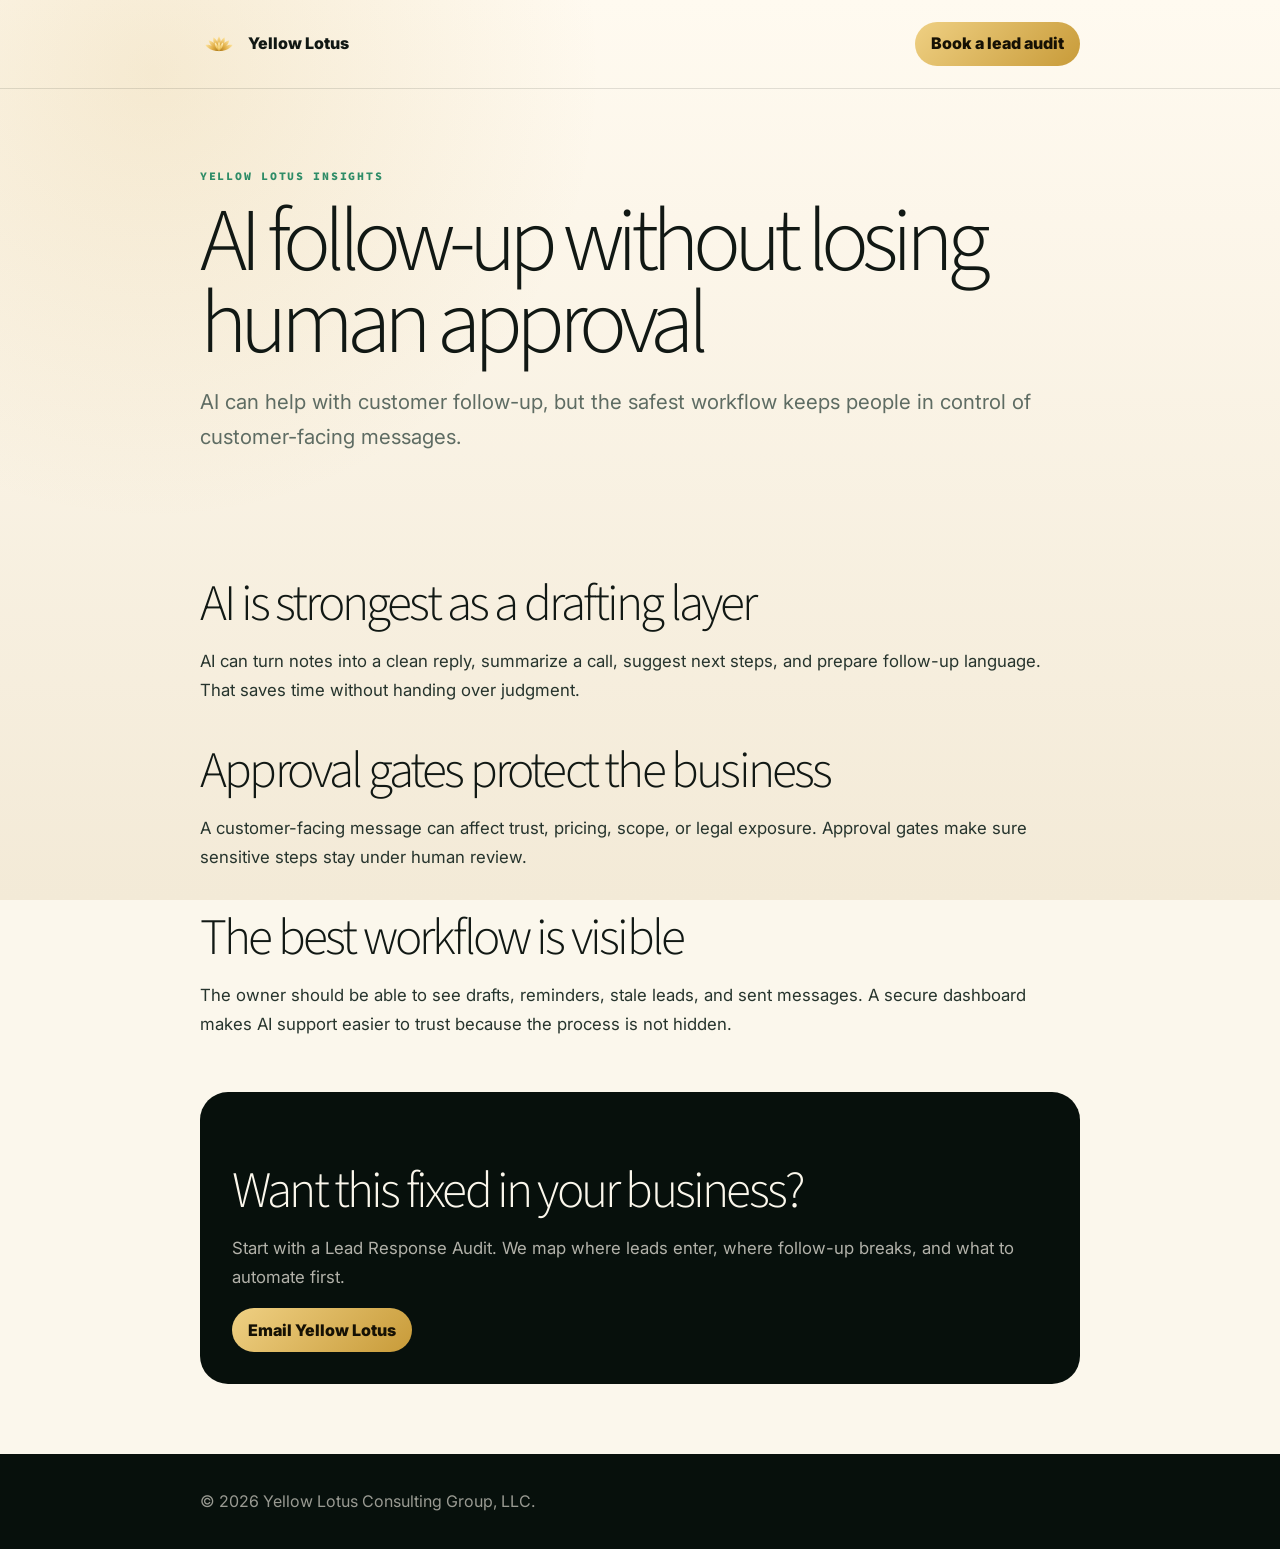
<file: insights/ai-follow-up-with-human-approval/index.html>
<!doctype html><html lang="en"><head><meta charset="utf-8" /><meta name="viewport" content="width=device-width, initial-scale=1" /><title>AI follow-up without losing human approval | Yellow Lotus Consulting Group</title><meta name="description" content="AI can help with customer follow-up, but the safest workflow keeps people in control of customer-facing messages." /><link rel="canonical" href="https://yellowlotuscg.com/insights/ai-follow-up-with-human-approval/" /><meta property="og:title" content="AI follow-up without losing human approval" /><meta property="og:description" content="AI can help with customer follow-up, but the safest workflow keeps people in control of customer-facing messages." /><meta property="og:type" content="article" /><meta property="og:image" content="https://yellowlotuscg.com/assets/generated/higgsfield-ops-command-hero.png" /><link rel="icon" type="image/svg+xml" href="/assets/favicon.svg" /><link rel="preconnect" href="https://fonts.googleapis.com" /><link rel="preconnect" href="https://fonts.gstatic.com" crossorigin /><link href="https://fonts.googleapis.com/css2?family=Inter:wght@400;500;600;700;800&family=Source+Sans+3:wght@300;400;500;600;700&family=Source+Code+Pro:wght@500;600&display=swap" rel="stylesheet" /><script type="application/ld+json">{"@context":"https://schema.org","@type":"Article","headline":"AI follow-up without losing human approval","description":"AI can help with customer follow-up, but the safest workflow keeps people in control of customer-facing messages.","author":{"@type":"Organization","name":"Yellow Lotus Consulting Group","url":"https://yellowlotuscg.com/"},"publisher":{"@type":"Organization","name":"Yellow Lotus Consulting Group","url":"https://yellowlotuscg.com/"},"datePublished":"2026-06-24","dateModified":"2026-06-24","mainEntityOfPage":"https://yellowlotuscg.com/insights/ai-follow-up-with-human-approval/"}</script><style>:root{--ink:#07100c;--cream:#fbf7ec;--text:#111814;--muted:#5e6c63;--line:rgba(17,24,20,.12);--gold:#c89b39;--gold2:#efd083;--jade:#2e8c67;--sans:Inter,system-ui,-apple-system,BlinkMacSystemFont,'Segoe UI',sans-serif;--display:'Source Sans 3',Inter,system-ui,sans-serif;--mono:'Source Code Pro',ui-monospace,Menlo,monospace}*{box-sizing:border-box}body{margin:0;background:#fbf7ec;color:var(--text);font-family:var(--sans);line-height:1.7}body:before{content:'';position:fixed;inset:0;z-index:-1;background:radial-gradient(circle at 12% 8%,rgba(200,155,57,.16),transparent 28rem),linear-gradient(180deg,#fffaf0,#f3ead7)}a{color:inherit}.wrap{width:min(880px,calc(100% - 40px));margin:0 auto}.top{padding:22px 0;border-bottom:1px solid var(--line)}.nav{display:flex;align-items:center;justify-content:space-between;gap:18px}.brand{display:flex;align-items:center;gap:10px;font-weight:850;text-decoration:none}.brand img{width:38px;height:38px}.button{display:inline-flex;align-items:center;justify-content:center;min-height:44px;padding:0 16px;border-radius:999px;background:linear-gradient(135deg,var(--gold2),var(--gold));color:#161104;font-weight:850;text-decoration:none}.hero{padding:78px 0 40px}.label{font-family:var(--mono);font-size:.72rem;letter-spacing:.15em;text-transform:uppercase;color:var(--jade);font-weight:800;margin:0 0 14px}h1{margin:0 0 20px;font-family:var(--display);font-size:clamp(2.8rem,7vw,5.8rem);font-weight:300;letter-spacing:-.075em;line-height:.92}.lead{font-size:clamp(1.08rem,2vw,1.28rem);color:var(--muted);margin:0 0 22px}.article{padding:20px 0 70px}.article h2{font-family:var(--display);font-size:clamp(1.8rem,4vw,3.2rem);font-weight:300;letter-spacing:-.055em;line-height:1;margin:42px 0 14px}.article p,.article li{font-size:1.05rem;color:#26342d}.article ul{padding-left:1.2rem}.cta{margin:54px 0 0;padding:32px;border-radius:28px;background:#07100c;color:var(--cream)}.cta p{color:rgba(251,247,236,.7)}footer{padding:34px 0;background:#07100c;color:rgba(251,247,236,.6)}</style></head><body><header class="top"><div class="wrap nav"><a class="brand" href="/"><img src="/assets/lotus-cinematic-mark.svg" alt="" />Yellow Lotus</a><a class="button" href="mailto:yellowlotuscg@gmail.com?subject=Lead%20Response%20Audit">Book a lead audit</a></div></header><main><section class="hero"><div class="wrap"><p class="label">Yellow Lotus insights</p><h1>AI follow-up without losing human approval</h1><p class="lead">AI can help with customer follow-up, but the safest workflow keeps people in control of customer-facing messages.</p></div></section><article class="article"><div class="wrap"><h2>AI is strongest as a drafting layer</h2>
<p>AI can turn notes into a clean reply, summarize a call, suggest next steps, and prepare follow-up language. That saves time without handing over judgment.</p>
<h2>Approval gates protect the business</h2>
<p>A customer-facing message can affect trust, pricing, scope, or legal exposure. Approval gates make sure sensitive steps stay under human review.</p>
<h2>The best workflow is visible</h2>
<p>The owner should be able to see drafts, reminders, stale leads, and sent messages. A secure dashboard makes AI support easier to trust because the process is not hidden.</p><div class="cta"><h2>Want this fixed in your business?</h2><p>Start with a Lead Response Audit. We map where leads enter, where follow-up breaks, and what to automate first.</p><a class="button" href="mailto:yellowlotuscg@gmail.com?subject=Lead%20Response%20Audit">Email Yellow Lotus</a></div></div></article></main><footer><div class="wrap">© 2026 Yellow Lotus Consulting Group, LLC.</div></footer></body></html>
</file>
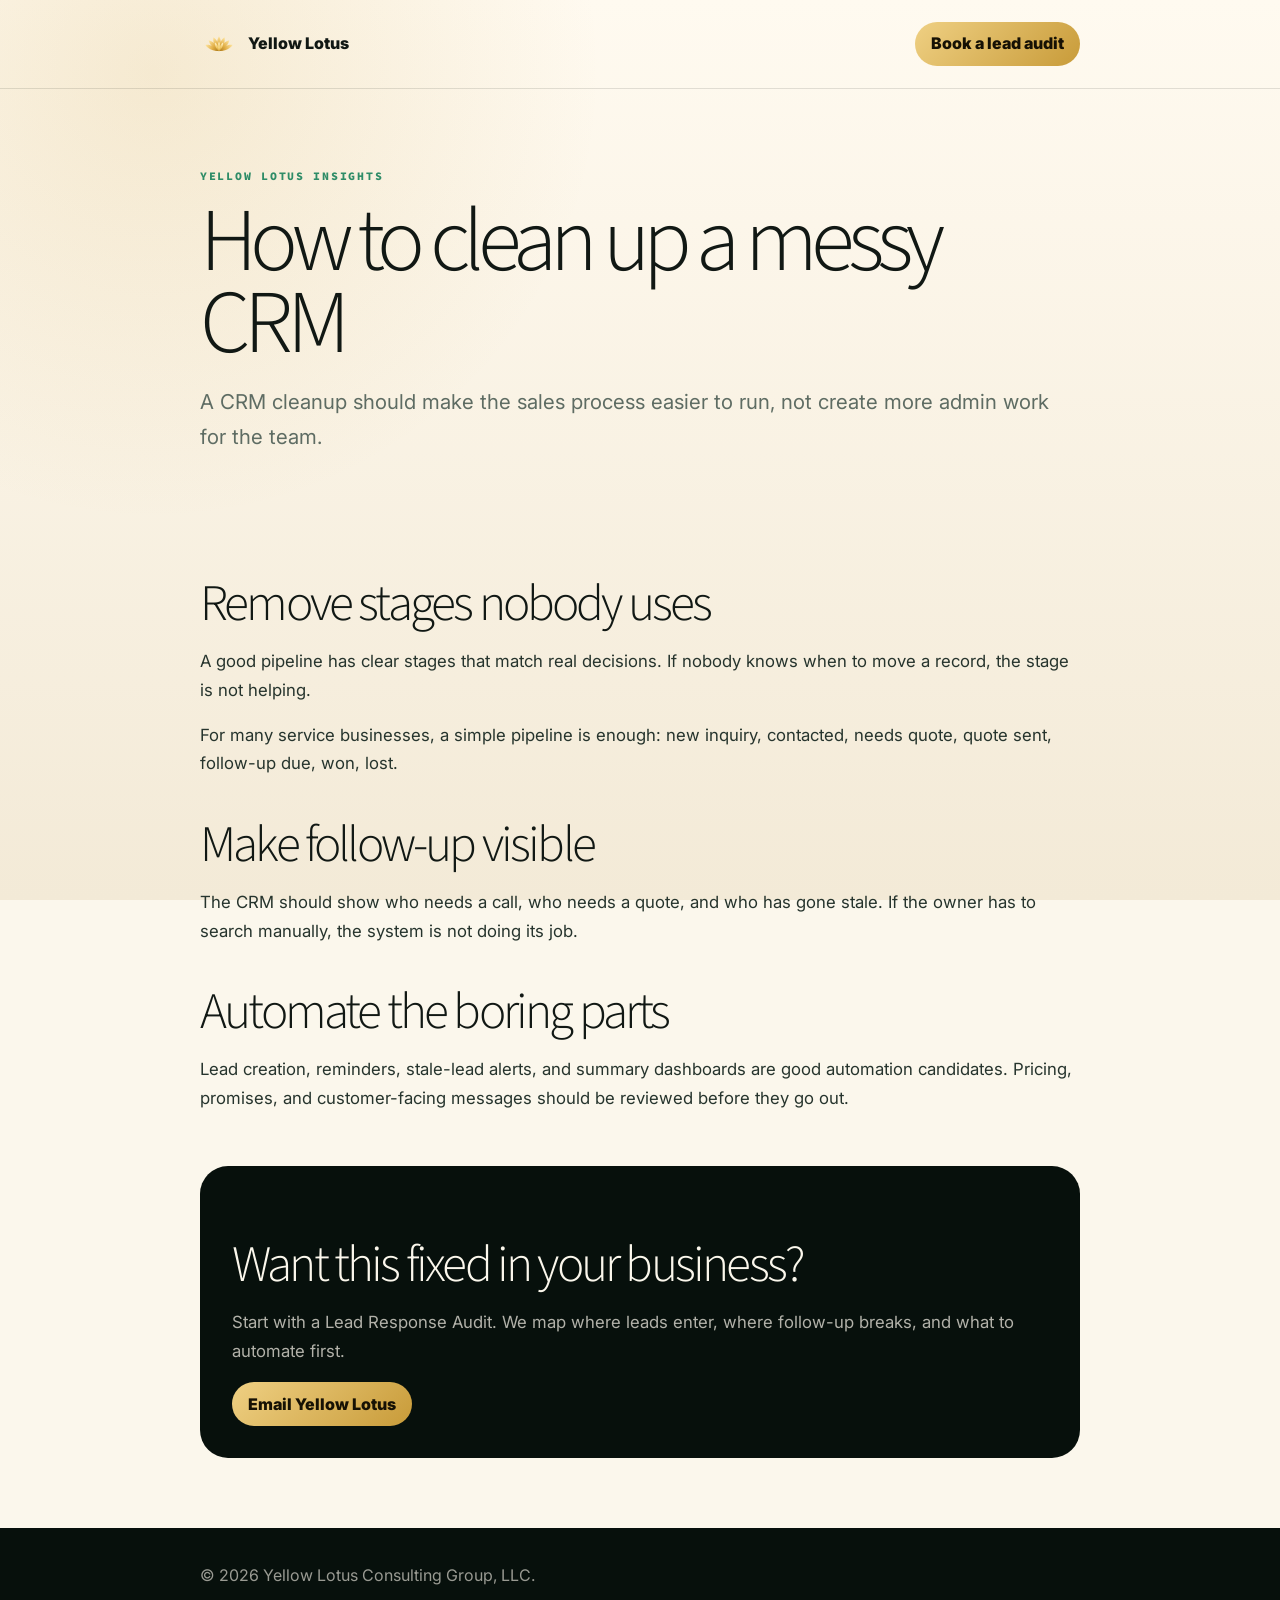
<file: insights/clean-up-messy-crm/index.html>
<!doctype html><html lang="en"><head><meta charset="utf-8" /><meta name="viewport" content="width=device-width, initial-scale=1" /><title>How to clean up a messy CRM | Yellow Lotus Consulting Group</title><meta name="description" content="A CRM cleanup should make the sales process easier to run, not create more admin work for the team." /><link rel="canonical" href="https://yellowlotuscg.com/insights/clean-up-messy-crm/" /><meta property="og:title" content="How to clean up a messy CRM" /><meta property="og:description" content="A CRM cleanup should make the sales process easier to run, not create more admin work for the team." /><meta property="og:type" content="article" /><meta property="og:image" content="https://yellowlotuscg.com/assets/generated/higgsfield-ops-command-hero.png" /><link rel="icon" type="image/svg+xml" href="/assets/favicon.svg" /><link rel="preconnect" href="https://fonts.googleapis.com" /><link rel="preconnect" href="https://fonts.gstatic.com" crossorigin /><link href="https://fonts.googleapis.com/css2?family=Inter:wght@400;500;600;700;800&family=Source+Sans+3:wght@300;400;500;600;700&family=Source+Code+Pro:wght@500;600&display=swap" rel="stylesheet" /><script type="application/ld+json">{"@context":"https://schema.org","@type":"Article","headline":"How to clean up a messy CRM","description":"A CRM cleanup should make the sales process easier to run, not create more admin work for the team.","author":{"@type":"Organization","name":"Yellow Lotus Consulting Group","url":"https://yellowlotuscg.com/"},"publisher":{"@type":"Organization","name":"Yellow Lotus Consulting Group","url":"https://yellowlotuscg.com/"},"datePublished":"2026-06-24","dateModified":"2026-06-24","mainEntityOfPage":"https://yellowlotuscg.com/insights/clean-up-messy-crm/"}</script><style>:root{--ink:#07100c;--cream:#fbf7ec;--text:#111814;--muted:#5e6c63;--line:rgba(17,24,20,.12);--gold:#c89b39;--gold2:#efd083;--jade:#2e8c67;--sans:Inter,system-ui,-apple-system,BlinkMacSystemFont,'Segoe UI',sans-serif;--display:'Source Sans 3',Inter,system-ui,sans-serif;--mono:'Source Code Pro',ui-monospace,Menlo,monospace}*{box-sizing:border-box}body{margin:0;background:#fbf7ec;color:var(--text);font-family:var(--sans);line-height:1.7}body:before{content:'';position:fixed;inset:0;z-index:-1;background:radial-gradient(circle at 12% 8%,rgba(200,155,57,.16),transparent 28rem),linear-gradient(180deg,#fffaf0,#f3ead7)}a{color:inherit}.wrap{width:min(880px,calc(100% - 40px));margin:0 auto}.top{padding:22px 0;border-bottom:1px solid var(--line)}.nav{display:flex;align-items:center;justify-content:space-between;gap:18px}.brand{display:flex;align-items:center;gap:10px;font-weight:850;text-decoration:none}.brand img{width:38px;height:38px}.button{display:inline-flex;align-items:center;justify-content:center;min-height:44px;padding:0 16px;border-radius:999px;background:linear-gradient(135deg,var(--gold2),var(--gold));color:#161104;font-weight:850;text-decoration:none}.hero{padding:78px 0 40px}.label{font-family:var(--mono);font-size:.72rem;letter-spacing:.15em;text-transform:uppercase;color:var(--jade);font-weight:800;margin:0 0 14px}h1{margin:0 0 20px;font-family:var(--display);font-size:clamp(2.8rem,7vw,5.8rem);font-weight:300;letter-spacing:-.075em;line-height:.92}.lead{font-size:clamp(1.08rem,2vw,1.28rem);color:var(--muted);margin:0 0 22px}.article{padding:20px 0 70px}.article h2{font-family:var(--display);font-size:clamp(1.8rem,4vw,3.2rem);font-weight:300;letter-spacing:-.055em;line-height:1;margin:42px 0 14px}.article p,.article li{font-size:1.05rem;color:#26342d}.article ul{padding-left:1.2rem}.cta{margin:54px 0 0;padding:32px;border-radius:28px;background:#07100c;color:var(--cream)}.cta p{color:rgba(251,247,236,.7)}footer{padding:34px 0;background:#07100c;color:rgba(251,247,236,.6)}</style></head><body><header class="top"><div class="wrap nav"><a class="brand" href="/"><img src="/assets/lotus-cinematic-mark.svg" alt="" />Yellow Lotus</a><a class="button" href="mailto:yellowlotuscg@gmail.com?subject=Lead%20Response%20Audit">Book a lead audit</a></div></header><main><section class="hero"><div class="wrap"><p class="label">Yellow Lotus insights</p><h1>How to clean up a messy CRM</h1><p class="lead">A CRM cleanup should make the sales process easier to run, not create more admin work for the team.</p></div></section><article class="article"><div class="wrap"><h2>Remove stages nobody uses</h2>
<p>A good pipeline has clear stages that match real decisions. If nobody knows when to move a record, the stage is not helping.</p><p>For many service businesses, a simple pipeline is enough: new inquiry, contacted, needs quote, quote sent, follow-up due, won, lost.</p>
<h2>Make follow-up visible</h2>
<p>The CRM should show who needs a call, who needs a quote, and who has gone stale. If the owner has to search manually, the system is not doing its job.</p>
<h2>Automate the boring parts</h2>
<p>Lead creation, reminders, stale-lead alerts, and summary dashboards are good automation candidates. Pricing, promises, and customer-facing messages should be reviewed before they go out.</p><div class="cta"><h2>Want this fixed in your business?</h2><p>Start with a Lead Response Audit. We map where leads enter, where follow-up breaks, and what to automate first.</p><a class="button" href="mailto:yellowlotuscg@gmail.com?subject=Lead%20Response%20Audit">Email Yellow Lotus</a></div></div></article></main><footer><div class="wrap">© 2026 Yellow Lotus Consulting Group, LLC.</div></footer></body></html>
</file>
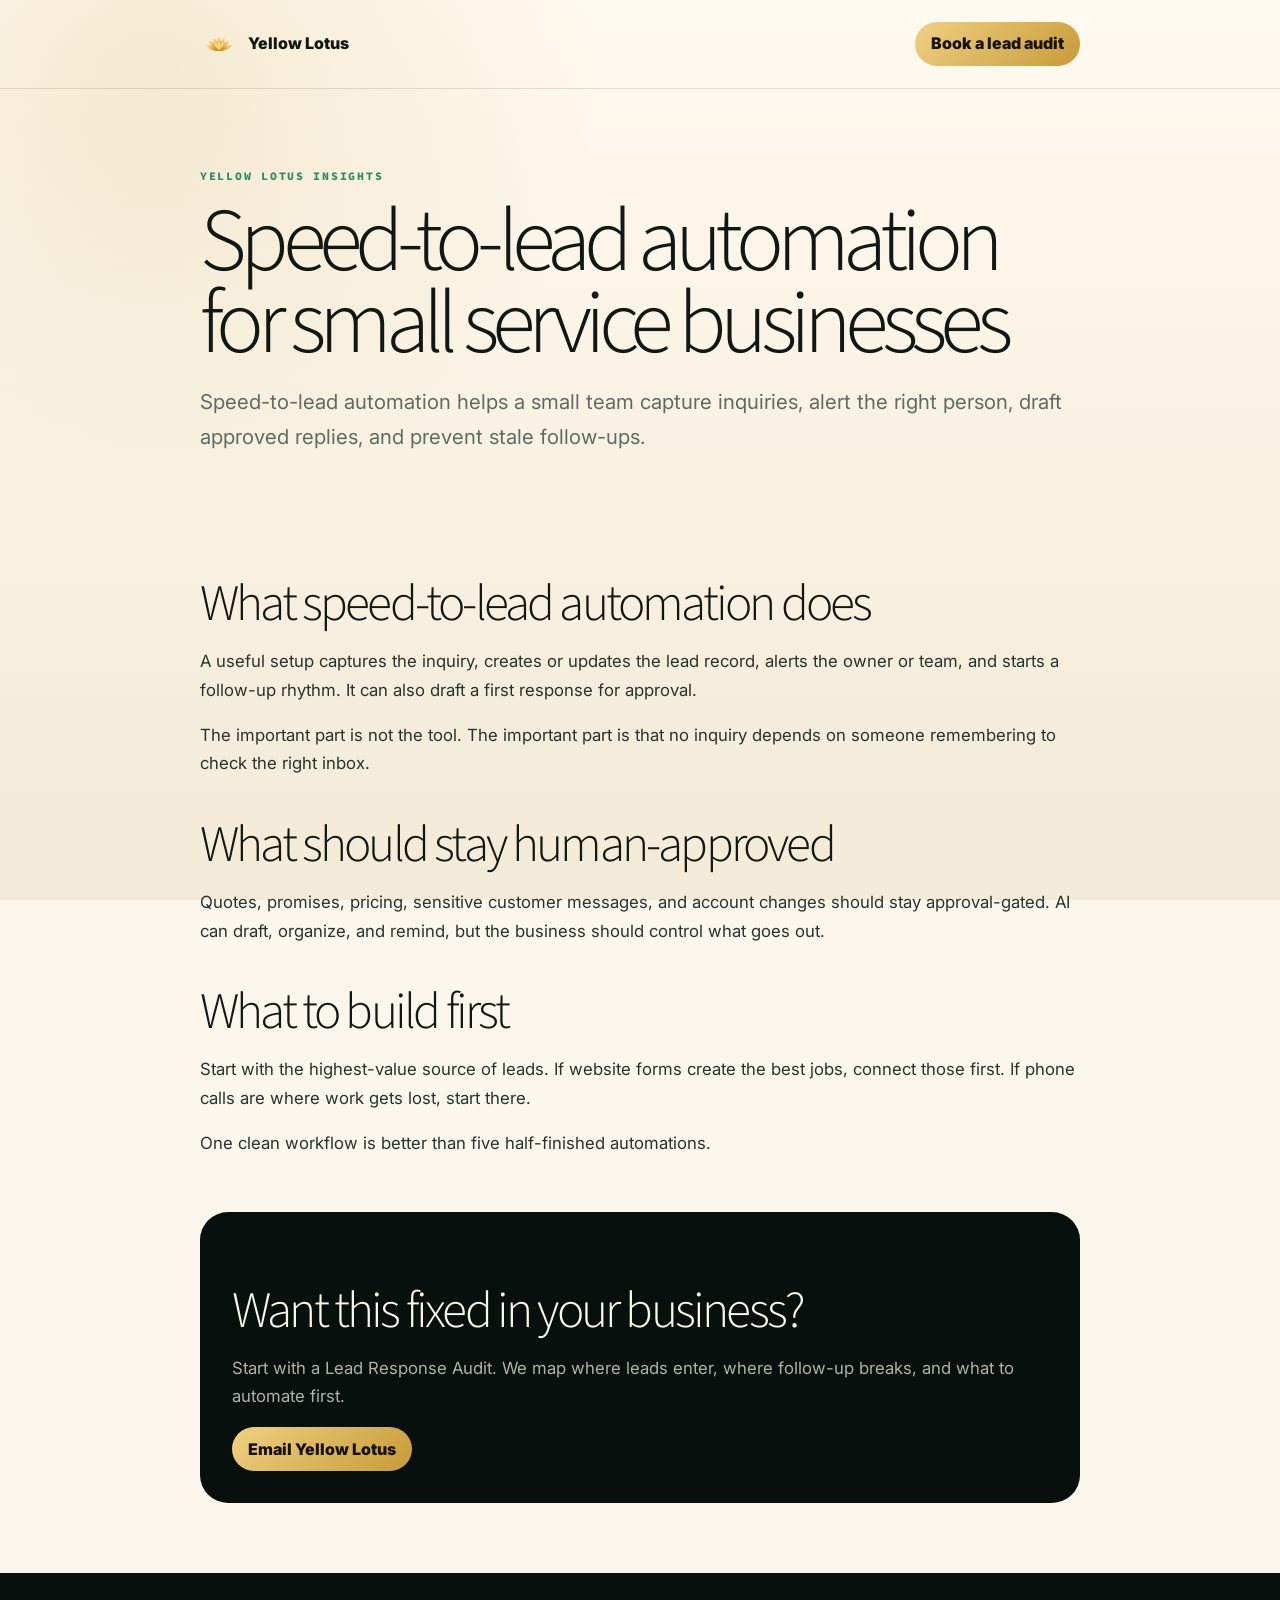
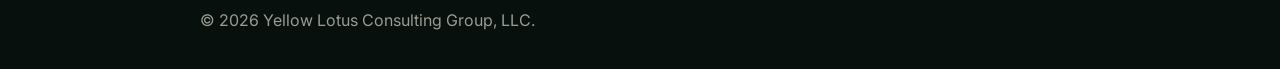
<file: insights/speed-to-lead-automation/index.html>
<!doctype html><html lang="en"><head><meta charset="utf-8" /><meta name="viewport" content="width=device-width, initial-scale=1" /><title>Speed-to-lead automation for small service businesses | Yellow Lotus Consulting Group</title><meta name="description" content="Speed-to-lead automation helps a small team capture inquiries, alert the right person, draft approved replies, and prevent stale follow-ups." /><link rel="canonical" href="https://yellowlotuscg.com/insights/speed-to-lead-automation/" /><meta property="og:title" content="Speed-to-lead automation for small service businesses" /><meta property="og:description" content="Speed-to-lead automation helps a small team capture inquiries, alert the right person, draft approved replies, and prevent stale follow-ups." /><meta property="og:type" content="article" /><meta property="og:image" content="https://yellowlotuscg.com/assets/generated/higgsfield-ops-command-hero.png" /><link rel="icon" type="image/svg+xml" href="/assets/favicon.svg" /><link rel="preconnect" href="https://fonts.googleapis.com" /><link rel="preconnect" href="https://fonts.gstatic.com" crossorigin /><link href="https://fonts.googleapis.com/css2?family=Inter:wght@400;500;600;700;800&family=Source+Sans+3:wght@300;400;500;600;700&family=Source+Code+Pro:wght@500;600&display=swap" rel="stylesheet" /><script type="application/ld+json">{"@context":"https://schema.org","@type":"Article","headline":"Speed-to-lead automation for small service businesses","description":"Speed-to-lead automation helps a small team capture inquiries, alert the right person, draft approved replies, and prevent stale follow-ups.","author":{"@type":"Organization","name":"Yellow Lotus Consulting Group","url":"https://yellowlotuscg.com/"},"publisher":{"@type":"Organization","name":"Yellow Lotus Consulting Group","url":"https://yellowlotuscg.com/"},"datePublished":"2026-06-24","dateModified":"2026-06-24","mainEntityOfPage":"https://yellowlotuscg.com/insights/speed-to-lead-automation/"}</script><style>:root{--ink:#07100c;--cream:#fbf7ec;--text:#111814;--muted:#5e6c63;--line:rgba(17,24,20,.12);--gold:#c89b39;--gold2:#efd083;--jade:#2e8c67;--sans:Inter,system-ui,-apple-system,BlinkMacSystemFont,'Segoe UI',sans-serif;--display:'Source Sans 3',Inter,system-ui,sans-serif;--mono:'Source Code Pro',ui-monospace,Menlo,monospace}*{box-sizing:border-box}body{margin:0;background:#fbf7ec;color:var(--text);font-family:var(--sans);line-height:1.7}body:before{content:'';position:fixed;inset:0;z-index:-1;background:radial-gradient(circle at 12% 8%,rgba(200,155,57,.16),transparent 28rem),linear-gradient(180deg,#fffaf0,#f3ead7)}a{color:inherit}.wrap{width:min(880px,calc(100% - 40px));margin:0 auto}.top{padding:22px 0;border-bottom:1px solid var(--line)}.nav{display:flex;align-items:center;justify-content:space-between;gap:18px}.brand{display:flex;align-items:center;gap:10px;font-weight:850;text-decoration:none}.brand img{width:38px;height:38px}.button{display:inline-flex;align-items:center;justify-content:center;min-height:44px;padding:0 16px;border-radius:999px;background:linear-gradient(135deg,var(--gold2),var(--gold));color:#161104;font-weight:850;text-decoration:none}.hero{padding:78px 0 40px}.label{font-family:var(--mono);font-size:.72rem;letter-spacing:.15em;text-transform:uppercase;color:var(--jade);font-weight:800;margin:0 0 14px}h1{margin:0 0 20px;font-family:var(--display);font-size:clamp(2.8rem,7vw,5.8rem);font-weight:300;letter-spacing:-.075em;line-height:.92}.lead{font-size:clamp(1.08rem,2vw,1.28rem);color:var(--muted);margin:0 0 22px}.article{padding:20px 0 70px}.article h2{font-family:var(--display);font-size:clamp(1.8rem,4vw,3.2rem);font-weight:300;letter-spacing:-.055em;line-height:1;margin:42px 0 14px}.article p,.article li{font-size:1.05rem;color:#26342d}.article ul{padding-left:1.2rem}.cta{margin:54px 0 0;padding:32px;border-radius:28px;background:#07100c;color:var(--cream)}.cta p{color:rgba(251,247,236,.7)}footer{padding:34px 0;background:#07100c;color:rgba(251,247,236,.6)}</style></head><body><header class="top"><div class="wrap nav"><a class="brand" href="/"><img src="/assets/lotus-cinematic-mark.svg" alt="" />Yellow Lotus</a><a class="button" href="mailto:yellowlotuscg@gmail.com?subject=Lead%20Response%20Audit">Book a lead audit</a></div></header><main><section class="hero"><div class="wrap"><p class="label">Yellow Lotus insights</p><h1>Speed-to-lead automation for small service businesses</h1><p class="lead">Speed-to-lead automation helps a small team capture inquiries, alert the right person, draft approved replies, and prevent stale follow-ups.</p></div></section><article class="article"><div class="wrap"><h2>What speed-to-lead automation does</h2>
<p>A useful setup captures the inquiry, creates or updates the lead record, alerts the owner or team, and starts a follow-up rhythm. It can also draft a first response for approval.</p><p>The important part is not the tool. The important part is that no inquiry depends on someone remembering to check the right inbox.</p>
<h2>What should stay human-approved</h2>
<p>Quotes, promises, pricing, sensitive customer messages, and account changes should stay approval-gated. AI can draft, organize, and remind, but the business should control what goes out.</p>
<h2>What to build first</h2>
<p>Start with the highest-value source of leads. If website forms create the best jobs, connect those first. If phone calls are where work gets lost, start there.</p><p>One clean workflow is better than five half-finished automations.</p><div class="cta"><h2>Want this fixed in your business?</h2><p>Start with a Lead Response Audit. We map where leads enter, where follow-up breaks, and what to automate first.</p><a class="button" href="mailto:yellowlotuscg@gmail.com?subject=Lead%20Response%20Audit">Email Yellow Lotus</a></div></div></article></main><footer><div class="wrap">© 2026 Yellow Lotus Consulting Group, LLC.</div></footer></body></html>
</file>
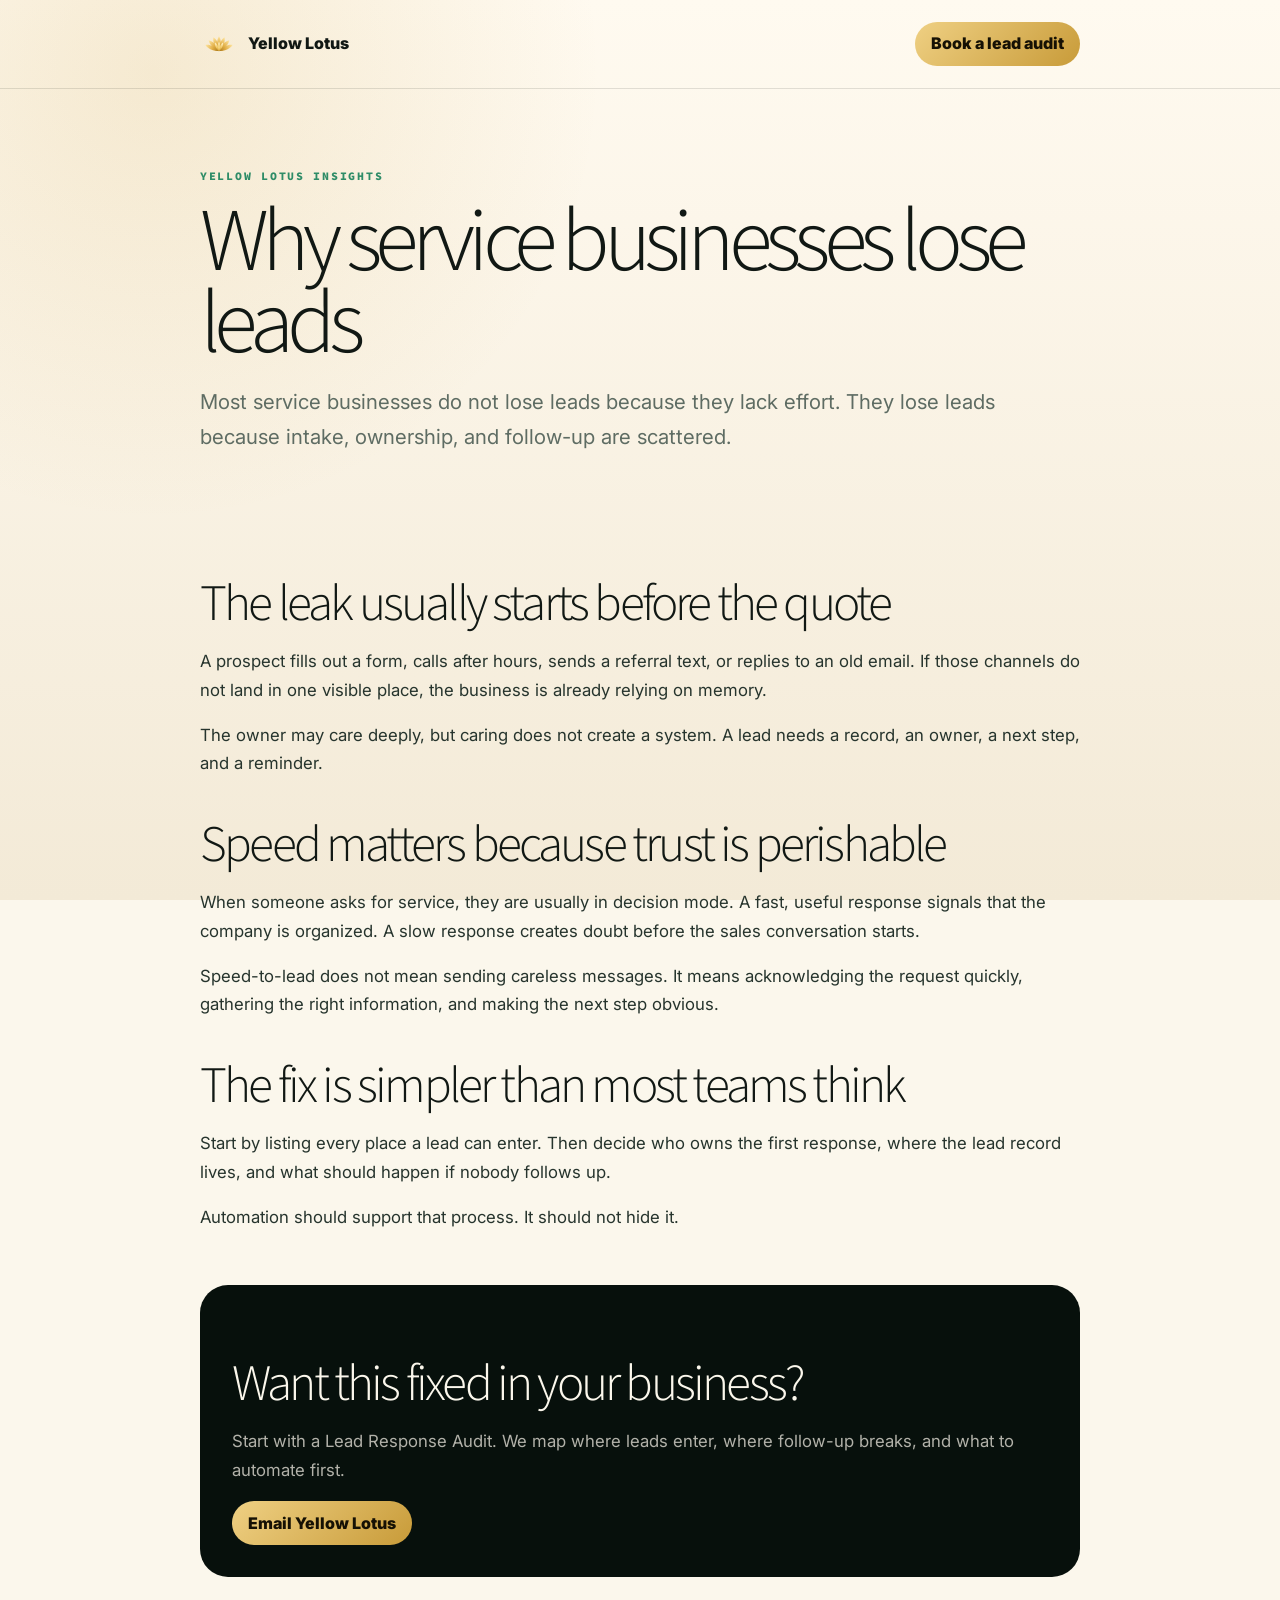
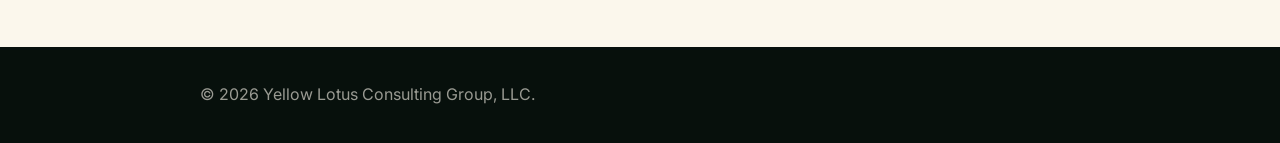
<file: insights/why-service-businesses-lose-leads/index.html>
<!doctype html><html lang="en"><head><meta charset="utf-8" /><meta name="viewport" content="width=device-width, initial-scale=1" /><title>Why service businesses lose leads | Yellow Lotus Consulting Group</title><meta name="description" content="Most service businesses do not lose leads because they lack effort. They lose leads because intake, ownership, and follow-up are scattered." /><link rel="canonical" href="https://yellowlotuscg.com/insights/why-service-businesses-lose-leads/" /><meta property="og:title" content="Why service businesses lose leads" /><meta property="og:description" content="Most service businesses do not lose leads because they lack effort. They lose leads because intake, ownership, and follow-up are scattered." /><meta property="og:type" content="article" /><meta property="og:image" content="https://yellowlotuscg.com/assets/generated/higgsfield-ops-command-hero.png" /><link rel="icon" type="image/svg+xml" href="/assets/favicon.svg" /><link rel="preconnect" href="https://fonts.googleapis.com" /><link rel="preconnect" href="https://fonts.gstatic.com" crossorigin /><link href="https://fonts.googleapis.com/css2?family=Inter:wght@400;500;600;700;800&family=Source+Sans+3:wght@300;400;500;600;700&family=Source+Code+Pro:wght@500;600&display=swap" rel="stylesheet" /><script type="application/ld+json">{"@context":"https://schema.org","@type":"Article","headline":"Why service businesses lose leads","description":"Most service businesses do not lose leads because they lack effort. They lose leads because intake, ownership, and follow-up are scattered.","author":{"@type":"Organization","name":"Yellow Lotus Consulting Group","url":"https://yellowlotuscg.com/"},"publisher":{"@type":"Organization","name":"Yellow Lotus Consulting Group","url":"https://yellowlotuscg.com/"},"datePublished":"2026-06-24","dateModified":"2026-06-24","mainEntityOfPage":"https://yellowlotuscg.com/insights/why-service-businesses-lose-leads/"}</script><style>:root{--ink:#07100c;--cream:#fbf7ec;--text:#111814;--muted:#5e6c63;--line:rgba(17,24,20,.12);--gold:#c89b39;--gold2:#efd083;--jade:#2e8c67;--sans:Inter,system-ui,-apple-system,BlinkMacSystemFont,'Segoe UI',sans-serif;--display:'Source Sans 3',Inter,system-ui,sans-serif;--mono:'Source Code Pro',ui-monospace,Menlo,monospace}*{box-sizing:border-box}body{margin:0;background:#fbf7ec;color:var(--text);font-family:var(--sans);line-height:1.7}body:before{content:'';position:fixed;inset:0;z-index:-1;background:radial-gradient(circle at 12% 8%,rgba(200,155,57,.16),transparent 28rem),linear-gradient(180deg,#fffaf0,#f3ead7)}a{color:inherit}.wrap{width:min(880px,calc(100% - 40px));margin:0 auto}.top{padding:22px 0;border-bottom:1px solid var(--line)}.nav{display:flex;align-items:center;justify-content:space-between;gap:18px}.brand{display:flex;align-items:center;gap:10px;font-weight:850;text-decoration:none}.brand img{width:38px;height:38px}.button{display:inline-flex;align-items:center;justify-content:center;min-height:44px;padding:0 16px;border-radius:999px;background:linear-gradient(135deg,var(--gold2),var(--gold));color:#161104;font-weight:850;text-decoration:none}.hero{padding:78px 0 40px}.label{font-family:var(--mono);font-size:.72rem;letter-spacing:.15em;text-transform:uppercase;color:var(--jade);font-weight:800;margin:0 0 14px}h1{margin:0 0 20px;font-family:var(--display);font-size:clamp(2.8rem,7vw,5.8rem);font-weight:300;letter-spacing:-.075em;line-height:.92}.lead{font-size:clamp(1.08rem,2vw,1.28rem);color:var(--muted);margin:0 0 22px}.article{padding:20px 0 70px}.article h2{font-family:var(--display);font-size:clamp(1.8rem,4vw,3.2rem);font-weight:300;letter-spacing:-.055em;line-height:1;margin:42px 0 14px}.article p,.article li{font-size:1.05rem;color:#26342d}.article ul{padding-left:1.2rem}.cta{margin:54px 0 0;padding:32px;border-radius:28px;background:#07100c;color:var(--cream)}.cta p{color:rgba(251,247,236,.7)}footer{padding:34px 0;background:#07100c;color:rgba(251,247,236,.6)}</style></head><body><header class="top"><div class="wrap nav"><a class="brand" href="/"><img src="/assets/lotus-cinematic-mark.svg" alt="" />Yellow Lotus</a><a class="button" href="mailto:yellowlotuscg@gmail.com?subject=Lead%20Response%20Audit">Book a lead audit</a></div></header><main><section class="hero"><div class="wrap"><p class="label">Yellow Lotus insights</p><h1>Why service businesses lose leads</h1><p class="lead">Most service businesses do not lose leads because they lack effort. They lose leads because intake, ownership, and follow-up are scattered.</p></div></section><article class="article"><div class="wrap"><h2>The leak usually starts before the quote</h2>
<p>A prospect fills out a form, calls after hours, sends a referral text, or replies to an old email. If those channels do not land in one visible place, the business is already relying on memory.</p><p>The owner may care deeply, but caring does not create a system. A lead needs a record, an owner, a next step, and a reminder.</p>
<h2>Speed matters because trust is perishable</h2>
<p>When someone asks for service, they are usually in decision mode. A fast, useful response signals that the company is organized. A slow response creates doubt before the sales conversation starts.</p><p>Speed-to-lead does not mean sending careless messages. It means acknowledging the request quickly, gathering the right information, and making the next step obvious.</p>
<h2>The fix is simpler than most teams think</h2>
<p>Start by listing every place a lead can enter. Then decide who owns the first response, where the lead record lives, and what should happen if nobody follows up.</p><p>Automation should support that process. It should not hide it.</p><div class="cta"><h2>Want this fixed in your business?</h2><p>Start with a Lead Response Audit. We map where leads enter, where follow-up breaks, and what to automate first.</p><a class="button" href="mailto:yellowlotuscg@gmail.com?subject=Lead%20Response%20Audit">Email Yellow Lotus</a></div></div></article></main><footer><div class="wrap">© 2026 Yellow Lotus Consulting Group, LLC.</div></footer></body></html>
</file>
